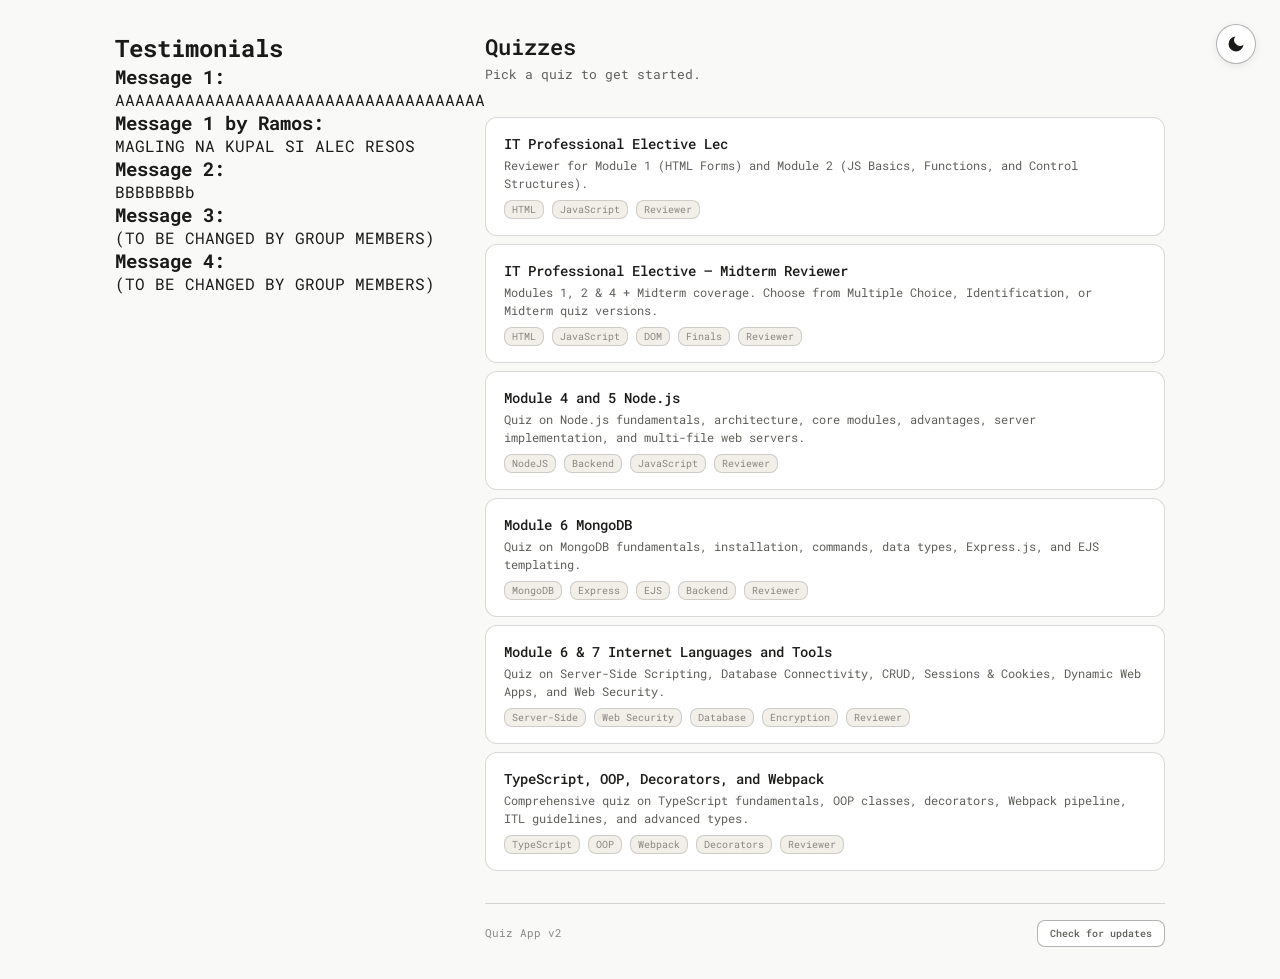
<file: index.html>
<!DOCTYPE html>
<html lang="en">

<head>
    <meta charset="UTF-8">
    <meta name="viewport" content="width=device-width, initial-scale=1.0">
    <title>Quizzes</title>
    <meta name="description" content="Browse and take quizzes on various topics.">
    <link rel="stylesheet" href="global.css">
    <script src="theme.js"></script>
</head>

<body>
    <div class="testimonials" id="testimonial">
        <h2><i class="fa-solid fa-envelope"></i>Testimonials</h2>

        <div class="testimonial-grid">
            <div class="testimonal-card">
                <h3>Message 1: </h3>
                <p>AAAAAAAAAAAAAAAAAAAAAAAAAAAAAAAAAAAAA</p>
              
                <h3>Message 1 by Ramos: </h3>
                <p>MAGLING NA KUPAL SI ALEC RESOS</p>
            </div>

            <div class="testimonal-card">
                <h3>Message 2: </h3>
                <p>BBBBBBBb</p>
            </div>

            <div class="testimonal-card">
                <h3>Message 3: </h3>
                <p>(TO BE CHANGED BY GROUP MEMBERS)</p>
            </div>

            <div class="testimonal-card">
                <h3>Message 4: </h3>
                <p>(TO BE CHANGED BY GROUP MEMBERS)</p>
            </div>
        </div>
    </div>
























    <div class="root">
        <div id="app">
            <div class="idx-loading">Loading quizzes…</div>
        </div>
        <footer class="idx-footer">
            <span>Quiz App v2</span>
            <button id="update-btn" class="footer-update-btn">Check for updates</button>
        </footer>
    </div>
    <script>
        const app = document.getElementById('app');

        function escapeHtml(s) {
            if (typeof s !== 'string') return String(s ?? '');
            return s.replace(/&/g, '&amp;').replace(/</g, '&lt;')
                    .replace(/>/g, '&gt;').replace(/"/g, '&quot;');
        }

        async function init() {
            try {
                const res = await fetch('quizzes/index.json', { cache: 'no-store' });
                if (!res.ok) throw new Error(`HTTP ${res.status}`);
                const data = await res.json();
                renderIndex(data.quizzes || []);
            } catch (err) {
                app.innerHTML = `
                    <div class="idx-header">
                        <div class="idx-title">Quizzes</div>
                        <div class="idx-sub">Browse and take quizzes.</div>
                    </div>
                    <div class="idx-error">
                        Failed to load quiz index. Browsers might block local file access (file://) for security.<br>
                    </div>`;
            }
        }

        function renderIndex(quizzes) {
            if (quizzes.length === 0) {
                app.innerHTML = `
                    <div class="idx-header">
                        <div class="idx-title">Quizzes</div>
                        <div class="idx-sub">Browse and take quizzes.</div>
                    </div>
                    <div class="idx-empty">No quizzes found. Add one to <code>quizzes/</code> and update <code>quizzes/index.json</code>.</div>`;
                return;
            }

            const cards = quizzes.map(q => {
                const tags = (q.tags || []).map(t => `<span class="idx-tag">${escapeHtml(t)}</span>`).join('');
                return `<a class="idx-card" href="quiz.html#quiz=${encodeURIComponent(q.id)}">
                    <div class="idx-card-title">${escapeHtml(q.title)}</div>
                    <div class="idx-card-desc">${escapeHtml(q.description || '')}</div>
                    ${tags ? `<div class="idx-card-meta">${tags}</div>` : ''}
                </a>`;
            }).join('');

            app.innerHTML = `
                <div class="idx-header">
                    <div class="idx-title">Quizzes</div>
                    <div class="idx-sub">Pick a quiz to get started.</div>
                </div>
                <div class="idx-grid">${cards}</div>`;
        }

        init();

        // Service Worker registration & updates
        if ('serviceWorker' in navigator) {
            navigator.serviceWorker.register('./sw.js').then(reg => {
                const btn = document.getElementById('update-btn');
                if (!btn) return;

                function showUpdateBtn() {
                    btn.classList.add('update-available');
                    btn.textContent = 'Update available! Click to reload';
                    btn.disabled = false;
                }

                // If there's already a waiting worker, show the update button immediately
                if (reg.waiting) {
                    showUpdateBtn();
                }

                // Monitor for updates
                reg.addEventListener('updatefound', () => {
                    const newWorker = reg.installing;
                    newWorker.addEventListener('statechange', () => {
                        if (newWorker.state === 'installed') {
                            if (navigator.serviceWorker.controller) {
                                showUpdateBtn();
                            }
                        }
                    });
                });

                btn.addEventListener('click', () => {
                    if (btn.classList.contains('update-available')) {
                        window.location.reload();
                        return;
                    }

                    btn.disabled = true;
                    btn.textContent = 'Checking...';
                    
                    let updateFound = false;
                    const checkTimeout = setTimeout(() => {
                        if (!updateFound) {
                            btn.textContent = 'Up to date!';
                            setTimeout(() => {
                                btn.disabled = false;
                                btn.textContent = 'Check for updates';
                            }, 2000);
                        }
                    }, 1500);

                    reg.update().catch(() => {
                        btn.disabled = false;
                        btn.textContent = 'Error checking updates';
                    });
                });
            }).catch(() => {});
        }
    </script>
</body>

</html>
</file>
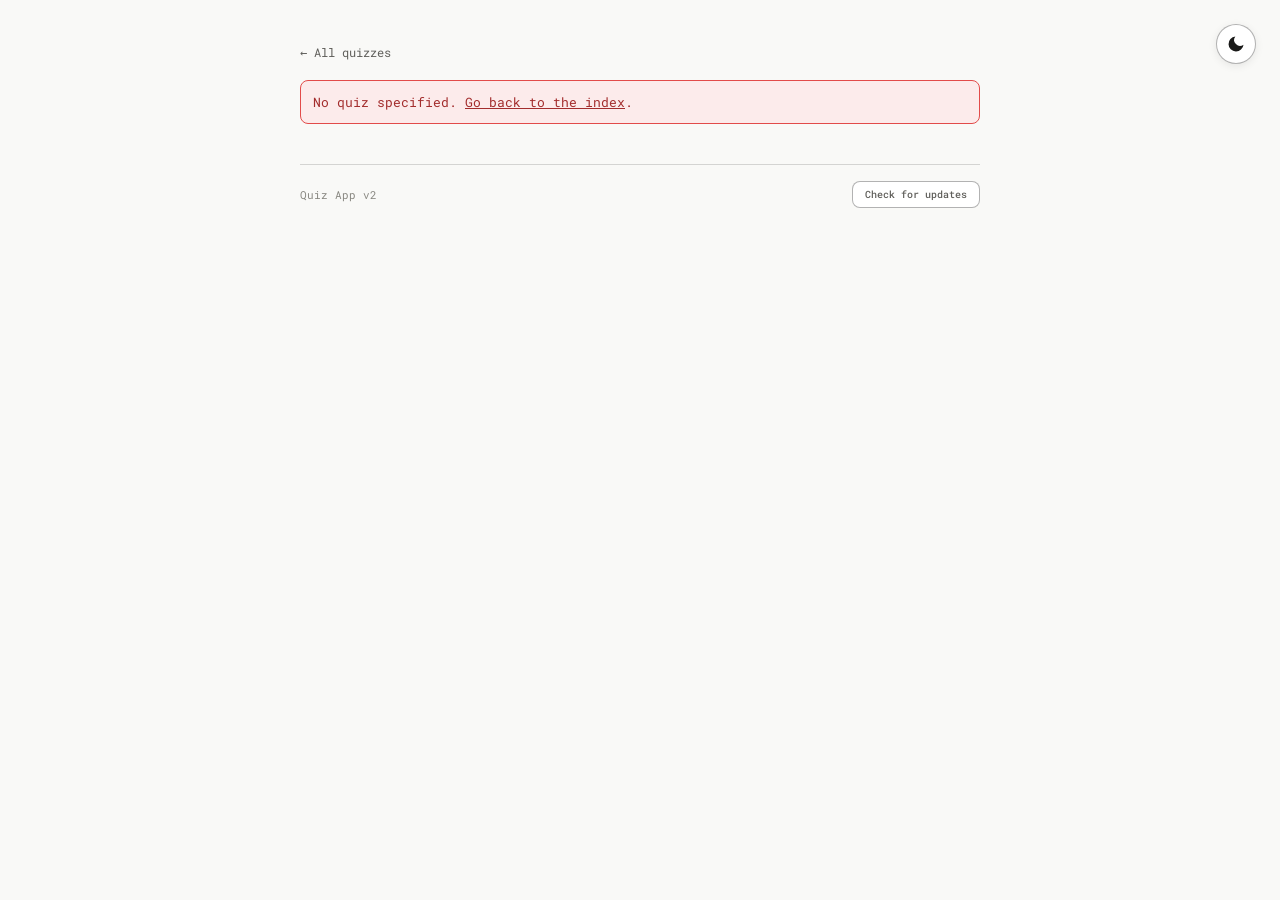
<file: quiz.html>
<!DOCTYPE html>
<html lang="en">

<head>
    <meta charset="UTF-8">
    <meta name="viewport" content="width=device-width, initial-scale=1.0">
    <title>Quiz</title>
    <meta name="description" content="Take a quiz and test your knowledge.">
    <link rel="stylesheet" href="global.css">
    <script src="theme.js"></script>
</head>

<body>
    <div class="root">
        <div class="qz" id="app">
            <div class="idx-loading">Loading quiz…</div>
        </div>
        <footer class="idx-footer" id="quiz-footer">
            <span>Quiz App v2</span>
            <button id="update-btn" class="footer-update-btn">Check for updates</button>
        </footer>
    </div>
    <script>
        // =============================================================================
        // QUIZ ENGINE — loads questions from quizzes/<id>/quiz.json via ?quiz=<id>
        // =============================================================================

        const TYPE_META = {
            "mc": { label: "Multiple Choice", desc: "Select the correct answer" },
            "tf": { label: "True / False", desc: "Decide if the statement is correct" },
            "id": { label: "Fill in the Blank", desc: "Type the missing word(s)" },
            "enum": { label: "Enumeration", desc: "List all correct answers" },
            "match": { label: "Matching", desc: "Pair corresponding items" }
        };

        // Escape helpers
        function escapeHtml(s) {
            if (typeof s !== 'string') return String(s ?? '');
            return s.replace(/&/g, '&amp;').replace(/</g, '&lt;')
                    .replace(/>/g, '&gt;').replace(/"/g, '&quot;');
        }
        const escapeAttr = escapeHtml;

        // Normalization (shared across answer checking and display)
        const norm = s => s.trim().toLowerCase().replace(/[^a-z0-9\-\/\s]/g, '').replace(/\s+/g, ' ');
        const normVal = val => norm(val || '');

        // Answer validation
        function hasValidAnswer(q) {
            if (q.a == null) return false;
            if (q.type === 'enum') return Array.isArray(q.a) && q.a.length > 0 && q.a.some(v => v);
            if (q.type === 'match') return typeof q.a === 'object' && Object.keys(q.a).length > 0;
            if (q.type === 'tf') return q.a === 'True' || q.a === 'False';
            if (q.type === 'mc') return typeof q.a === 'string' && q.a.length > 0;
            return typeof q.a === 'string' && q.a.trim().length > 0;
        }

        let QS = [];
        let QS_ALL = [];
        let QUIZ_VERSIONS = [];
        let QUIZ_TITLE = "Quiz";
        let QUIZ_SUBTITLE = "Select question types to include, then start.";
        let QUIZ_ID = '';
        let QUIZ_MODULE_LABELS = {};

        let state = {
            screen: 'loading',
            selectedVersion: null,
            selTypes: new Set(),
            selModules: new Set(),
            shuffle: true,
            infiniteMode: false,
            lmsMode: false,
            quiz: [],
            originalPool: [],
            originalTotal: 0,
            idx: 0,
            answered: false,
            skipped: false,
            userAnswer: '',
            results: [],
            showReview: false,
            justSubmitted: false,
            // LMS mode state
            lmsAnswers: {},
            lmsReviewOpen: false,
            lmsMatchingStates: {},
            lmsNavOpen: false,
        };

        // =============================================================================
        // HELPERS
        // =============================================================================

        function shuffleArr(arr) {
            let a = [...arr];
            for (let i = a.length - 1; i > 0; i--) {
                let j = Math.floor(Math.random() * (i + 1));
                [a[i], a[j]] = [a[j], a[i]];
            }
            return a;
        }

        function getFilteredQS() {
            if (QUIZ_VERSIONS.length > 0 && state.selectedVersion) {
                return QS_ALL.filter(q => q.section === state.selectedVersion);
            }
            return QS_ALL;
        }

        function getAvailableTypes() {
            return [...new Set(QS.map(q => q.type))].filter(t => TYPE_META[t]);
        }

        function typeCount(t) { return QS.filter(q => q.type === t).length; }

        function typeBadge(type) {
            return TYPE_META[type] ? TYPE_META[type].label : type;
        }

        function checkAnswer(q, ua) {
            if (q.type === 'enum') {
                if (!Array.isArray(ua) || ua.length !== q.a.length) return false;
                const results = gradeEnumInputs(q, ua);
                return results.every(r => r === true);
            } else if (q.type === 'match') {
                if (!ua || typeof ua !== 'object') return false;
                const keys = Object.keys(q.a);
                if (keys.length === 0) return false;
                for (const key of keys) {
                    if (ua[key] !== q.a[key]) return false;
                }
                return true;
            } else {
                const u = norm(ua || '');
                if (norm(q.a) === u) return true;
                if (q.alt && q.alt.some(x => norm(x) === u)) return true;
                return false;
            }
        }

        function gradeEnumInputs(q, ua) {
            const results = Array(ua.length).fill(false);
            
            if (q.ordered) {
                for (let i = 0; i < ua.length; i++) {
                    const uVal = normVal(ua[i]);
                    const correctVal = normVal(q.a[i]);
                    const matchPrimary = uVal === correctVal;
                    let matchAlt = false;
                    if (q.alt && Array.isArray(q.alt[i])) {
                        matchAlt = q.alt[i].some(altOption => normVal(altOption) === uVal);
                    }
                    results[i] = matchPrimary || matchAlt;
                }
            } else {
                const matchedSlots = new Set();
                for (let i = 0; i < ua.length; i++) {
                    const uVal = normVal(ua[i]);
                    if (!uVal) continue;
                    
                    let foundMatch = false;
                    for (let j = 0; j < q.a.length; j++) {
                        if (matchedSlots.has(j)) continue;
                        
                        const correctVal = normVal(q.a[j]);
                        const matchPrimary = uVal === correctVal;
                        let matchAlt = false;
                        if (q.alt && Array.isArray(q.alt[j])) {
                            matchAlt = q.alt[j].some(altOption => normVal(altOption) === uVal);
                        }
                        if (matchPrimary || matchAlt) {
                            matchedSlots.add(j);
                            results[i] = true;
                            break;
                        }
                    }
                }
            }
            return results;
        }

        // =============================================================================
        // DATA LOADING
        // =============================================================================

        async function init() {
            const loadingTimeout = setTimeout(() => {
                const el = document.querySelector('.idx-loading');
                if (el) el.innerHTML = 'Taking too long…<br><button class="retry-load-btn" onclick="location.reload()">Retry</button>';
            }, 10000);

            const params = new URLSearchParams(window.location.search);
            QUIZ_ID = params.get('quiz');

            if (!QUIZ_ID && window.location.hash) {
                const hash = window.location.hash.substring(1);
                const hashParams = new URLSearchParams(hash);
                QUIZ_ID = hashParams.get('quiz') || hash;
            }

            if (!QUIZ_ID) {
                clearTimeout(loadingTimeout);
                showError('No quiz specified. <a href="index.html" style="color:inherit;text-decoration:underline">Go back to the index</a>.');
                return;
            }

            try {
                const res = await fetch(`quizzes/${QUIZ_ID}/quiz.json`, { cache: 'no-store' });
                clearTimeout(loadingTimeout);
                if (!res.ok) throw new Error(`HTTP ${res.status}`);
                const data = await res.json();

                if (!data.questions || !data.questions.length) {
                    showError('This quiz has no questions.');
                    return;
                }

                QS_ALL = data.questions;
                QUIZ_VERSIONS = data.versions || [];
                QUIZ_TITLE = data.title || QUIZ_ID;
                QUIZ_SUBTITLE = data.subtitle || "Select question types to include, then start.";
                QUIZ_MODULE_LABELS = data.moduleLabels || data.modules || {};
                document.title = QUIZ_TITLE + " — Quiz";

                if (QUIZ_VERSIONS.length > 0) {
                    state.selectedVersion = QUIZ_VERSIONS[0].key;
                }
                QS = getFilteredQS();
                state.selTypes = new Set(getAvailableTypes());
                const allMods = QS.map(q => q.module).filter(m => m !== undefined);
                state.selModules = new Set(allMods);
                state.screen = 'setup';
                render();
            } catch (err) {
                clearTimeout(loadingTimeout);
                showError(`Failed to load quiz "<strong>${escapeHtml(QUIZ_ID)}</strong>". Make sure the file <code>quizzes/${escapeHtml(QUIZ_ID)}/quiz.json</code> exists and is valid JSON.<br>
                    <a href="index.html" style="color:inherit;text-decoration:underline;margin-top:8px;display:inline-block">← Back to index</a>`);
            }
        }

        function showError(msg) {
            document.getElementById('app').innerHTML = `
                <a class="quiz-back" href="index.html">← All quizzes</a>
                <div class="idx-error">${msg}</div>`;
        }

        // =============================================================================
        // QUIZ ENGINE
        // =============================================================================

        function startQuiz() {
            let pool = QS.filter(q => state.selTypes.has(q.type) && (!q.module || state.selModules.has(q.module)));
            if (state.shuffle) pool = shuffleArr(pool);
            state.originalPool = pool.map(q => ({ ...q }));
            state.originalTotal = pool.length;
            state.shuffleAtStart = state.shuffle;
            state.quiz = pool; state.idx = 0; state.answered = false; state.skipped = false;
            state.userAnswer = ''; state.results = []; state.showReview = false; state.justSubmitted = false;
            // LMS mode init
            state.lmsAnswers = {};
            state.lmsReviewOpen = false;
            state.lmsMatchingStates = {};
            state.lmsNavOpen = false;
            state.screen = 'quiz'; render();
        }

        function doSkip() {
            state.skipped = true;
            state.results.push({ q: state.quiz[state.idx], ua: '', correct: false, skipped: true });
            if (state.infiniteMode) requeueWrong();
            render();
        }

        function doNext() {
            state.justSubmitted = false;
            if (state.idx < state.quiz.length - 1) {
                state.idx++; state.answered = false; state.skipped = false;
                state.userAnswer = ''; render();
            } else {
                state.screen = 'results'; render();
            }
        }

        function requeueWrong() {
            const q = state.quiz[state.idx];
            const remaining = state.quiz.length - state.idx - 1;
            if (remaining > 0) {
                const insertAt = state.idx + 1 + Math.floor(Math.random() * remaining);
                state.quiz.splice(insertAt, 0, { ...q });
            } else {
                state.quiz.push({ ...q });
            }
        }

        // =============================================================================
        // RENDER
        // =============================================================================

        function render() {
            const app = document.getElementById('app');
            const scrollY = document.scrollingElement ? document.scrollingElement.scrollTop : 0;
            const focusId = document.activeElement ? document.activeElement.id : null;
            if (state.screen === 'setup') { app.innerHTML = renderSetup(); bindSetup(); }
            else if (state.screen === 'quiz') {
                if (state.lmsMode) {
                    if (state.lmsReviewOpen) { app.innerHTML = renderLmsReview(); bindLmsReview(); }
                    else { app.innerHTML = renderLmsQuiz(); bindLmsQuiz(); }
                } else {
                    app.innerHTML = renderQuiz(); bindQuiz();
                }
            }
            else if (state.screen === 'results') { app.innerHTML = renderResults(); bindResults(); }
            if (document.scrollingElement) document.scrollingElement.scrollTop = scrollY;
            if (focusId) { const el = document.getElementById(focusId); if (el && el.focus) el.focus(); }

            // Disable/hide theme toggle button during quiz to prevent collision and distraction
            const themeToggleBtn = document.getElementById('theme-toggle-btn');
            if (themeToggleBtn) {
                themeToggleBtn.style.display = (state.screen === 'quiz') ? 'none' : '';
            }

            // Hide footer during quiz
            const footer = document.getElementById('quiz-footer');
            if (footer) {
                footer.style.display = (state.screen === 'quiz') ? 'none' : '';
            }
        }

        // ── Setup ──

        function renderSetup() {
            const types = getAvailableTypes();
            const hasModules = QS.some(q => q.module !== undefined);
            
            // Calculate totalQ based on both selected types and modules
            const totalQ = QS.filter(q => state.selTypes.has(q.type) && (!q.module || state.selModules.has(q.module))).length;
            
            const tiles = types.map(t => {
                const meta = TYPE_META[t];
                const sel = state.selTypes.has(t);
                // Count filtered by selected modules
                const count = QS.filter(q => q.type === t && (!q.module || state.selModules.has(q.module))).length;
                return `<div class="mod-tile${sel ? ' sel' : ''}" data-type="${t}">
      <div class="mod-tile-name">${meta.label}</div>
      <div class="mod-tile-meta">${meta.desc} · ${count}q</div>
    </div>`;
            }).join('');

            let versionBlock = '';
            if (QUIZ_VERSIONS.length > 0) {
                const vTiles = QUIZ_VERSIONS.map(v => {
                    const sel = state.selectedVersion === v.key;
                    const vCount = QS_ALL.filter(q => q.section === v.key).length;
                    return `<div class="version-tile${sel ? ' sel' : ''}" data-version="${escapeAttr(v.key)}">
                        <div class="version-radio">${sel ? '<span class="version-dot-fill"></span>' : ''}</div>
                        <div class="version-info">
                            <div class="version-label">${escapeHtml(v.label)}</div>
                            <div class="version-count">${vCount} questions</div>
                        </div>
                    </div>`;
                }).join('');
                versionBlock = `<div class="section-label">Version</div>
                    <div class="version-grid">${vTiles}</div>`;
            }

            let moduleBlock = '';
            if (hasModules) {
                const availableModules = [...new Set(QS.map(q => q.module).filter(m => m !== undefined))].sort((a,b)=>a-b);
                const defaultMLabels = {
                    1: "Module 1: HTML Forms",
                    2: "Module 2: JavaScript Basics & Logic",
                    4: "Module 4: Document Object Model (DOM)"
                };
                const mItems = availableModules.map(m => {
                    const checked = state.selModules.has(m);
                    const label = (QUIZ_MODULE_LABELS && QUIZ_MODULE_LABELS[m]) || defaultMLabels[m] || `Module ${m}`;
                    const mCount = QS.filter(q => q.module === m && state.selTypes.has(q.type)).length;
                    return `<div class="mod-tile${checked ? ' sel' : ''}" data-module="${m}">
                        <div class="mod-tile-name">${escapeHtml(label)}</div>
                        <div class="mod-tile-meta">${mCount}q</div>
                    </div>`;
                }).join('');
                
                moduleBlock = `<div class="section-label">Modules</div>
                    <div class="mod-grid">${mItems}</div>`;
            }

            return `<a class="quiz-back" href="index.html">← All quizzes</a>
  <div class="setup-title">${escapeHtml(QUIZ_TITLE)}</div>
  <div class="setup-sub">${escapeHtml(QUIZ_SUBTITLE)}</div>
  ${versionBlock}
  ${moduleBlock}
  <div class="section-label">Question Types</div>
  <div class="mod-grid">${tiles}</div>
  <div class="sel-row" style="${hasModules ? 'display:none' : ''}">
    <button class="sel-link" id="sel-all">Select all</button>
    <button class="sel-link" id="sel-none">Deselect all</button>
  </div>
  <div class="shuffle-row">
    <input type="checkbox" id="shuffle-chk" ${state.shuffle ? 'checked' : ''}>
    <label for="shuffle-chk" class="shuffle-label">Shuffle questions</label>
    <input type="checkbox" id="infinite-chk" style="margin-left:12px" ${state.infiniteMode ? 'checked' : ''} ${state.lmsMode ? 'disabled' : ''}>
    <label for="infinite-chk" class="shuffle-label" style="${state.lmsMode ? 'opacity:0.4' : ''}">Infinite mode</label>
    <input type="checkbox" id="lms-chk" style="margin-left:12px" ${state.lmsMode ? 'checked' : ''} ${state.infiniteMode ? 'disabled' : ''}>
    <label for="lms-chk" class="shuffle-label" style="${state.infiniteMode ? 'opacity:0.4' : ''}">Test mode</label>
  </div>
  <button class="start-btn" id="start-btn" ${totalQ === 0 ? 'disabled' : ''}>Start${totalQ > 0 ? ' (' + totalQ + ' questions)' : ''}</button>`;
        }

        function bindSetup() {
            document.querySelectorAll('.version-tile').forEach(el => {
                el.addEventListener('click', () => {
                    state.selectedVersion = el.dataset.version;
                    QS = getFilteredQS();
                    state.selTypes = new Set(getAvailableTypes());
                    render();
                });
            });
            document.querySelectorAll('.mod-tile[data-type]').forEach(el => {
                el.addEventListener('click', () => {
                    const t = el.dataset.type;
                    if (state.selTypes.has(t)) state.selTypes.delete(t); else state.selTypes.add(t);
                    render();
                });
            });
            document.querySelectorAll('.mod-tile[data-module]').forEach(el => {
                el.addEventListener('click', () => {
                    const m = parseInt(el.dataset.module);
                    if (state.selModules.has(m)) state.selModules.delete(m); else state.selModules.add(m);
                    render();
                });
            });
            const selAll = document.getElementById('sel-all');
            if (selAll) selAll.addEventListener('click', () => { state.selTypes = new Set(getAvailableTypes()); render(); });
            const selNone = document.getElementById('sel-none');
            if (selNone) selNone.addEventListener('click', () => { state.selTypes = new Set(); render(); });
            document.getElementById('shuffle-chk').addEventListener('change', e => { state.shuffle = e.target.checked; });
            document.getElementById('infinite-chk').addEventListener('change', e => { state.infiniteMode = e.target.checked; if (e.target.checked) { state.lmsMode = false; } render(); });
            document.getElementById('lms-chk').addEventListener('change', e => { state.lmsMode = e.target.checked; if (e.target.checked) { state.infiniteMode = false; } render(); });
            const sb = document.getElementById('start-btn');
            if (sb) sb.addEventListener('click', () => startQuiz());
        }

        // ── Quiz ──

        function renderQuiz() {
            const q = state.quiz[state.idx];
            const total = state.infiniteMode ? state.quiz.length : state.originalTotal;
            const answered = state.answered; const skipped = state.skipped;
            const done = answered || skipped;
            const pct = state.infiniteMode
                ? (state.quiz.length > 1 ? Math.round((state.idx / state.quiz.length) * 100) : 0)
                : Math.round((state.results.length / total) * 100);
            const score = state.results.filter(r => r.correct).length;

            // No-answer path: show warning and skip
            if (!hasValidAnswer(q)) {
                const noAnswerPct = state.infiniteMode
                    ? (state.quiz.length > 1 ? Math.round((state.idx / state.quiz.length) * 100) : 0)
                    : Math.round((state.results.length / (state.infiniteMode ? state.quiz.length : state.originalTotal)) * 100);
                return `<div class="prog-bar-track"><div class="prog-bar-fill" style="transform:scaleX(${noAnswerPct / 100})"></div></div>
  <div class="q-header">
    <span class="q-badge">${typeBadge(q.type)}</span>
    <span class="q-score">Score: ${score}/${state.results.filter(r => !r.noAnswer).length}${state.infiniteMode ? ' · <span class="q-remaining-badge">' + (state.quiz.length - state.idx - 1) + ' remaining</span>' : ''}</span>
  </div>
  <div class="q-card">
    <div class="q-num">Question ${state.idx + 1}${state.infiniteMode ? '' : ' of ' + total}</div>
    <div class="q-text">${escapeHtml(q.t)}</div>
    <div class="q-no-answer-warning">⚠ This question has no verified answer and cannot be scored.</div>
  </div>
  <div class="next-row"><button class="next-btn" id="next-btn">Next →</button></div>`;
            }

            let answerBlock = '';

            if (q.type === 'tf') {
                const ua = state.userAnswer; const correct = q.a;
                let tC = '', fC = '';
                if (answered) {
                    if (ua === 'True') tC = ua === correct ? 'got-it' : 'got-wrong';
                    if (ua === 'False') fC = ua === correct ? 'got-it' : 'got-wrong';
                    if (ua !== correct) { if (correct === 'True') tC = 'reveal-right'; else fC = 'reveal-right'; }
                } else if (skipped) {
                    if (correct === 'True') tC = 'reveal-right'; else fC = 'reveal-right';
                }
                answerBlock = `<div class="tf-row">
      <button class="tf-btn ${tC}" id="tf-true" aria-label="True" ${done ? 'disabled' : ''}>True</button>
      <button class="tf-btn ${fC}" id="tf-false" aria-label="False" ${done ? 'disabled' : ''}>False</button>
    </div>
    ${!done ? `
    <div style="margin-top: 12px; display: flex; justify-content: flex-start;">
      <button class="id-skip" id="tf-skip" aria-label="Skip question" style="padding: 10px 16px;">Skip</button>
    </div>` : ''}`;
            } else if (q.type === 'mc') {
                const ua = state.userAnswer; const correct = q.a;
                answerBlock = `<div class="mc-list">` + q.choices.map((c, i) => {
                    let cls = '';
                    if (answered) {
                        if (c === ua) cls = c === correct ? 'got-it' : 'got-wrong';
                        else if (c === correct) cls = 'reveal-right';
                    } else if (skipped) {
                        if (c === correct) cls = 'reveal-right';
                    }
                    return `<button class="mc-btn ${cls}" data-choice="${escapeAttr(c)}" ${done ? 'disabled' : ''}>${escapeHtml(c)}</button>`;
                }).join('') + `</div>
                ${!done ? `
                <div style="margin-top: 12px; display: flex; justify-content: flex-start;">
                    <button class="id-skip" id="mc-skip" aria-label="Skip question" style="padding: 10px 16px;">Skip</button>
                </div>` : ''}`;
            } else if (q.type === 'enum') {
                const orderText = q.ordered ? "Strict Order Required" : "Any Order Accepted";
                const orderClass = q.ordered ? "ordered" : "unordered";
                
                if (!done) {
                    answerBlock = `
                    <div class="enum-info-bar ${orderClass}">${orderText}</div>
                    <div class="enum-list">
                        ${q.a.map((_, i) => `
                            <div class="enum-row">
                                <span class="enum-num">${i + 1}</span>
                                <input class="enum-input" id="enum-inp-${i}" type="text" placeholder="Type answer ${i + 1}..." value="">
                            </div>
                        `).join('')}
                    </div>
                    <div class="enum-btns">
                        <button class="enum-sub" id="enum-sub">Submit</button>
                        <button class="enum-skip" id="enum-skip" aria-label="Skip question">Skip</button>
                    </div>`;
                } else {
                    const ua = state.userAnswer || [];
                    const graded = answered ? gradeEnumInputs(q, ua) : Array(q.a.length).fill(false);
                    
                    const matchedSlots = new Set();
                    if (!q.ordered && (answered || skipped)) {
                        for (let i = 0; i < ua.length; i++) {
                            const uVal = normVal(ua[i]);
                            if (!uVal) continue;
                            for (let j = 0; j < q.a.length; j++) {
                                if (matchedSlots.has(j)) continue;
                                const correctVal = normVal(q.a[j]);
                                const matchPrimary = uVal === correctVal;
                                let matchAlt = false;
                                if (q.alt && Array.isArray(q.alt[j])) {
                                    matchAlt = q.alt[j].some(altOption => normVal(altOption) === uVal);
                                }
                                if (matchPrimary || matchAlt) {
                                    matchedSlots.add(j);
                                    break;
                                }
                            }
                        }
                    }
                    
                    const missingAnswers = q.a.filter((_, idx) => !matchedSlots.has(idx));
                    
                    answerBlock = `
                    <div class="enum-info-bar ${orderClass}">${orderText}</div>
                    <div class="enum-list">
                        ${q.a.map((_, i) => {
                            const val = ua[i] || '';
                            const isCorrect = graded[i];
                            let cls = '';
                            let badge = '';
                            if (answered) {
                                cls = isCorrect ? 'got-it' : 'got-wrong';
                                badge = isCorrect ? '✓' : '✗';
                            } else {
                                cls = 'skipped-input';
                                badge = '✗';
                            }
                            
                            let correction = '';
                            if (q.ordered && !isCorrect) {
                                correction = `<div class="enum-correction">Expected: <strong>${escapeHtml(q.a[i])}</strong></div>`;
                            }
                            
                            return `
                            <div class="enum-row-display ${cls}">
                                <div class="enum-row-header">
                                    <span class="enum-num-badge">${i + 1}</span>
                                    <span class="enum-user-val">${val ? escapeHtml(val) : '<em>[No answer]</em>'}</span>
                                    <span class="enum-status-badge">${badge}</span>
                                </div>
                                ${correction}
                            </div>`;
                        }).join('')}
                    </div>`;
                    
                    if (!q.ordered && missingAnswers.length > 0) {
                        answerBlock += `
                        <div class="enum-missing-card">
                            <div class="enum-missing-title">Expected / missing answers:</div>
                            <div class="enum-missing-list">
                                ${missingAnswers.map(ans => `<span class="enum-missing-item">${escapeHtml(ans)}</span>`).join('')}
                            </div>
                        </div>`;
                    }
                }
            } else if (q.type === 'match') {
                if (!state.matchingState || state.matchingState.qIndex !== state.idx) {
                    const left = Object.keys(q.a);
                    const right = shuffleArr(Object.values(q.a));
                    state.matchingState = {
                        qIndex: state.idx,
                        left,
                        right,
                        pairs: {},
                        activeLeft: left[0]
                    };
                }
                
                const ms = state.matchingState;
                
                if (!done) {
                    const leftCol = ms.left.map(lk => {
                        const matchedVal = ms.pairs[lk];
                        const isActive = ms.activeLeft === lk;
                        let cls = 'match-left-item';
                        if (isActive) cls += ' active';
                        if (matchedVal) cls += ' matched';
                        
                        return `
                        <div class="${cls}" data-key="${escapeAttr(lk)}">
                            <div class="match-left-prompt">${escapeHtml(lk)}</div>
                            <div class="match-left-slot">
                                ${matchedVal 
                                    ? `<span class="match-docked-val">${escapeHtml(matchedVal)} <button class="match-clear-btn" data-key="${escapeAttr(lk)}" aria-label="Clear pairing">×</button></span>`
                                    : `<span class="match-slot-placeholder">Select option...</span>`}
                            </div>
                        </div>`;
                    }).join('');
                    
                    const rightCol = ms.right.map(rv => {
                        const isUsed = Object.values(ms.pairs).includes(rv);
                        let cls = 'match-right-item';
                        if (isUsed) cls += ' used';
                        
                        return `<button class="${cls}" data-val="${escapeAttr(rv)}" ${isUsed ? 'disabled' : ''}>${escapeHtml(rv)}</button>`;
                    }).join('');
                    
                    answerBlock = `
                    <div class="match-instructions">Tap a left prompt to select, then tap a right option to pair them.</div>
                    <div class="match-board">
                        <div class="match-col-left">
                            <div class="match-col-title">Prompts</div>
                            ${leftCol}
                        </div>
                        <div class="match-col-right">
                            <div class="match-col-title">Options</div>
                            ${rightCol}
                        </div>
                    </div>
                    <div class="match-btns">
                        <button class="match-sub" id="match-sub" ${Object.keys(ms.pairs).length === ms.left.length ? '' : 'disabled'}>Submit</button>
                        <button class="match-skip" id="match-skip" aria-label="Skip question">Skip</button>
                    </div>`;
                } else {
                    const ua = state.userAnswer || {};
                    const leftKeys = Object.keys(q.a);
                    
                    const matchesDisplay = leftKeys.map((lk, i) => {
                        const userVal = ua[lk] || '';
                        const correctVal = q.a[lk];
                        const isCorrect = userVal === correctVal;
                        
                        let cls = '';
                        let badge = '';
                        if (answered) {
                            cls = isCorrect ? 'got-it' : 'got-wrong';
                            badge = isCorrect ? '✓' : '✗';
                        } else {
                            cls = 'skipped-input';
                            badge = '✗';
                        }
                        
                        let correction = '';
                        if (!isCorrect) {
                            correction = `<div class="match-correct-reveal">Expected: <strong>${escapeHtml(correctVal)}</strong></div>`;
                        }
                        
                        return `
                        <div class="match-result-row ${cls}">
                            <div class="match-res-header">
                                <span class="match-res-prompt"><strong>${escapeHtml(lk)}</strong></span>
                                <span class="match-res-arrow">➔</span>
                                <span class="match-res-val">${userVal ? escapeHtml(userVal) : '<em>[Unmatched]</em>'}</span>
                                <span class="match-res-badge">${badge}</span>
                            </div>
                            ${correction}
                        </div>`;
                    }).join('');
                    
                    answerBlock = `
                    <div class="match-results-list">
                        ${matchesDisplay}
                    </div>`;
                }
            } else {
                answerBlock = `<div class="id-row">
      <input class="id-input" id="id-inp" type="text" placeholder="Type your answer..." ${done ? 'disabled' : ''} value="${escapeAttr(state.userAnswer || '')}">
      <div class="id-btns">
        <button class="id-sub" id="id-sub" ${done ? 'disabled' : ''}>Submit</button>
        ${!done ? `<button class="id-skip" id="id-skip" aria-label="Skip question">Skip</button>` : ''}
      </div>
    </div>`;
            }

            let feedback = '';
            if (skipped) {
                if (q.type === 'enum') {
                    feedback = `<div class="feedback skipped">Skipped. See correct answers above.</div>`;
                } else if (q.type === 'match') {
                    feedback = `<div class="feedback skipped">Skipped. See correct pairings above.</div>`;
                } else {
                    feedback = `<div class="feedback skipped">Skipped. Correct answer: <strong>${escapeHtml(q.a)}</strong></div>`;
                }
            } else if (answered) {
                const correct = checkAnswer(q, state.userAnswer);
                if (q.type === 'enum') {
                    feedback = correct
                        ? `<div class="feedback ok">Correct!</div>`
                        : `<div class="feedback no">Incorrect. See corrections above.${state.infiniteMode ? ' · This question will come back!' : ''}</div>`;
                } else if (q.type === 'match') {
                    feedback = correct
                        ? `<div class="feedback ok">Correct!</div>`
                        : `<div class="feedback no">Incorrect. See correct pairings above.${state.infiniteMode ? ' · This question will come back!' : ''}</div>`;
                } else {
                    feedback = correct
                        ? `<div class="feedback ok">Correct!</div>`
                        : `<div class="feedback no">Incorrect. Correct answer: <strong>${escapeHtml(q.a)}</strong>${state.infiniteMode ? ' · This question will come back!' : ''}</div>`;
                }
            }

            const isLast = state.idx >= state.quiz.length - 1 && done;
            const nextLabel = isLast ? 'See results' : 'Next';

            return `<div class="prog-bar-track"><div class="prog-bar-fill" style="transform:scaleX(${pct / 100})"></div></div>
  <div class="q-header">
    <span class="q-badge">${typeBadge(q.type)}</span>
    <span class="q-score">Score: ${score}/${state.results.filter(r => !r.noAnswer).length}${state.infiniteMode ? ' · <span class="q-remaining-badge">' + (state.quiz.length - state.idx - 1) + ' remaining</span>' : ''}</span>
  </div>
  <div class="q-card">
    <div class="q-num">Question ${state.idx + 1}${state.infiniteMode ? '' : ' of ' + total}</div>
    <div class="q-text">${escapeHtml(q.t)}</div>
    ${answerBlock}
    ${feedback}
  </div>
  ${done ? `<div class="next-row"><button class="next-btn" id="next-btn">${nextLabel} →</button></div>` : ''}`;
        }

        function bindQuiz() {
            const q = state.quiz[state.idx];
            const done = state.answered || state.skipped;

            // No-answer questions: only wire the Next button
            if (!hasValidAnswer(q)) {
                const nb = document.getElementById('next-btn');
                if (nb) nb.addEventListener('click', () => {
                    state.results.push({ q, ua: '', correct: false, skipped: false, noAnswer: true });
                    doNext();
                });
                return;
            }

            if (q.type === 'tf' && !done) {
                ['tf-true', 'tf-false'].forEach(id => {
                    const el = document.getElementById(id);
                    if (el) el.addEventListener('click', () => {
                        const val = id === 'tf-true' ? 'True' : 'False';
                        const correct = val === q.a;
                        state.userAnswer = val; state.answered = true;
                        state.results.push({ q, ua: val, correct, skipped: false });
                        if (state.infiniteMode && !correct) requeueWrong();
                        render();
                    });
                });
                
                const skp = document.getElementById('tf-skip');
                if (skp) skp.addEventListener('click', () => doSkip());
            }

            if (q.type === 'mc' && !done) {
                document.querySelectorAll('.mc-btn').forEach(btn => {
                    btn.addEventListener('click', () => {
                        const val = btn.dataset.choice;
                        const correct = val === q.a;
                        state.userAnswer = val; state.answered = true;
                        state.results.push({ q, ua: val, correct, skipped: false });
                        if (state.infiniteMode && !correct) requeueWrong();
                        render();
                    });
                });
                
                const skp = document.getElementById('mc-skip');
                if (skp) skp.addEventListener('click', () => doSkip());
            }

            if (q.type === 'enum' && !done) {
                const sub = document.getElementById('enum-sub');
                const skp = document.getElementById('enum-skip');
                
                q.a.forEach((_, i) => {
                    const inp = document.getElementById(`enum-inp-${i}`);
                    if (inp) {
                        inp.addEventListener('keydown', e => {
                            if (e.key === 'Enter') submit();
                        });
                    }
                });
                
                if (sub) sub.addEventListener('click', submit);
                if (skp) skp.addEventListener('click', () => doSkip());
                
                function submit() {
                    const vals = q.a.map((_, i) => {
                        const inp = document.getElementById(`enum-inp-${i}`);
                        return inp ? inp.value.trim() : '';
                    });
                    
                    if (vals.every(v => v === '')) return;
                    
                    const correct = checkAnswer(q, vals);
                    state.userAnswer = vals; state.answered = true; state.justSubmitted = true;
                    state.results.push({ q, ua: vals, correct, skipped: false });
                    if (state.infiniteMode && !correct) requeueWrong();
                    render();
                }
                
                const firstInp = document.getElementById('enum-inp-0');
                if (firstInp) firstInp.focus();
            }

            if (q.type === 'match' && !done) {
                const ms = state.matchingState;
                const sub = document.getElementById('match-sub');
                const skp = document.getElementById('match-skip');
                
                document.querySelectorAll('.match-left-item').forEach(el => {
                    el.addEventListener('click', e => {
                        if (e.target.classList.contains('match-clear-btn')) return;
                        ms.activeLeft = el.dataset.key;
                        render();
                    });
                });
                
                document.querySelectorAll('.match-clear-btn').forEach(btn => {
                    btn.addEventListener('click', e => {
                        e.stopPropagation();
                        const key = btn.dataset.key;
                        delete ms.pairs[key];
                        ms.activeLeft = key;
                        render();
                    });
                });
                
                document.querySelectorAll('.match-right-item').forEach(btn => {
                    btn.addEventListener('click', () => {
                        if (!ms.activeLeft) return;
                        const val = btn.dataset.val;
                        ms.pairs[ms.activeLeft] = val;
                        
                        const nextUnmatched = ms.left.find(lk => !ms.pairs[lk]);
                        ms.activeLeft = nextUnmatched || null;
                        
                        render();
                    });
                });
                
                if (sub) sub.addEventListener('click', submit);
                if (skp) skp.addEventListener('click', () => doSkip());
                
                function submit() {
                    if (Object.keys(ms.pairs).length !== ms.left.length) return;
                    
                    const correct = checkAnswer(q, ms.pairs);
                    state.userAnswer = ms.pairs; state.answered = true; state.justSubmitted = true;
                    state.results.push({ q, ua: ms.pairs, correct, skipped: false });
                    if (state.infiniteMode && !correct) requeueWrong();
                    render();
                }
            }

            if (q.type === 'id') {
                const inp = document.getElementById('id-inp');
                const sub = document.getElementById('id-sub');
                const skp = document.getElementById('id-skip');
                if (inp) inp.addEventListener('keydown', e => { if (e.key === 'Enter') submit(); });
                if (sub) sub.addEventListener('click', submit);
                if (skp) skp.addEventListener('click', () => doSkip());
                function submit() {
                    const val = (inp ? inp.value : '') || '';
                    if (!val.trim()) return;
                    const correct = checkAnswer(q, val);
                    state.userAnswer = val; state.answered = true; state.justSubmitted = true;
                    state.results.push({ q, ua: val, correct, skipped: false });
                    if (state.infiniteMode && !correct) requeueWrong();
                    render();
                }
                if (!done && inp) inp.focus();
            }

            const nb = document.getElementById('next-btn');
            if (nb) nb.addEventListener('click', () => {
                doNext();
            });
        }

        // ── LMS Quiz Mode ──

        function lmsHasAnswer(idx) {
            const a = state.lmsAnswers[idx];
            if (a === undefined || a === null) return false;
            if (typeof a === 'string') return a.trim().length > 0;
            if (Array.isArray(a)) return a.some(v => v && v.trim());
            if (typeof a === 'object') return Object.keys(a).length > 0;
            return false;
        }

        function renderLmsAnswerBlock(q, idx) {
            const saved = state.lmsAnswers[idx];

            if (q.type === 'tf') {
                const sel = saved || '';
                return `<div class="tf-row">
                    <button class="tf-btn ${sel === 'True' ? 'got-it' : ''}" id="lms-tf-true">True</button>
                    <button class="tf-btn ${sel === 'False' ? 'got-it' : ''}" id="lms-tf-false">False</button>
                </div>`;
            }

            if (q.type === 'mc') {
                const sel = saved || '';
                return `<div class="mc-list">${q.choices.map(c =>
                    `<button class="mc-btn ${c === sel ? 'got-it' : ''}" data-choice="${escapeAttr(c)}">${escapeHtml(c)}</button>`
                ).join('')}</div>`;
            }

            if (q.type === 'enum') {
                const vals = saved || [];
                const orderText = q.ordered ? "Strict Order Required" : "Any Order Accepted";
                const orderClass = q.ordered ? "ordered" : "unordered";
                return `
                    <div class="enum-info-bar ${orderClass}">${orderText}</div>
                    <div class="enum-list">
                        ${q.a.map((_, i) => `
                            <div class="enum-row">
                                <span class="enum-num">${i + 1}</span>
                                <input class="enum-input" id="lms-enum-inp-${i}" type="text" placeholder="Type answer ${i + 1}..." value="${escapeAttr(vals[i] || '')}">
                            </div>
                        `).join('')}
                    </div>`;
            }

            if (q.type === 'match') {
                if (!state.lmsMatchingStates[idx]) {
                    const left = Object.keys(q.a);
                    const right = shuffleArr(Object.values(q.a));
                    state.lmsMatchingStates[idx] = { left, right, pairs: {}, activeLeft: left[0] };
                }
                // Restore pairs from lmsAnswers if present
                const ms = state.lmsMatchingStates[idx];
                if (saved && typeof saved === 'object' && Object.keys(saved).length > 0) {
                    ms.pairs = { ...saved };
                }

                const leftCol = ms.left.map(lk => {
                    const matchedVal = ms.pairs[lk];
                    const isActive = ms.activeLeft === lk;
                    let cls = 'match-left-item';
                    if (isActive) cls += ' active';
                    if (matchedVal) cls += ' matched';
                    return `
                    <div class="${cls}" data-key="${escapeAttr(lk)}">
                        <div class="match-left-prompt">${escapeHtml(lk)}</div>
                        <div class="match-left-slot">
                            ${matchedVal
                                ? `<span class="match-docked-val">${escapeHtml(matchedVal)} <button class="match-clear-btn" data-key="${escapeAttr(lk)}" aria-label="Clear pairing">×</button></span>`
                                : `<span class="match-slot-placeholder">Select option...</span>`}
                        </div>
                    </div>`;
                }).join('');

                const rightCol = ms.right.map(rv => {
                    const isUsed = Object.values(ms.pairs).includes(rv);
                    let cls = 'match-right-item';
                    if (isUsed) cls += ' used';
                    return `<button class="${cls}" data-val="${escapeAttr(rv)}" ${isUsed ? 'disabled' : ''}>${escapeHtml(rv)}</button>`;
                }).join('');

                return `
                <div class="match-instructions">Tap a left prompt to select, then tap a right option to pair them.</div>
                <div class="match-board">
                    <div class="match-col-left">
                        <div class="match-col-title">Prompts</div>
                        ${leftCol}
                    </div>
                    <div class="match-col-right">
                        <div class="match-col-title">Options</div>
                        ${rightCol}
                    </div>
                </div>`;
            }

            // Default: identification / fill-in
            return `<div class="id-row">
                <input class="id-input" id="lms-id-inp" type="text" placeholder="Type your answer..." value="${escapeAttr(saved || '')}">
            </div>`;
        }

        function renderLmsQuiz() {
            const q = state.quiz[state.idx];
            const total = state.quiz.length;
            const answeredCount = state.quiz.filter((_, i) => lmsHasAnswer(i)).length;
            const pct = Math.round((answeredCount / total) * 100);

            const navItems = state.quiz.map((_, i) => {
                const isActive = i === state.idx;
                const isAnswered = lmsHasAnswer(i);
                let cls = 'lms-nav-item';
                if (isActive) cls += ' active';
                else if (isAnswered) cls += ' answered';
                return `<button class="${cls}" data-nav="${i}">${i + 1}</button>`;
            }).join('');

            const answerBlock = renderLmsAnswerBlock(q, state.idx);

            return `<div class="prog-bar-track"><div class="prog-bar-fill" style="transform:scaleX(${pct / 100})"></div></div>
  <div class="q-header">
    <span class="q-badge">${typeBadge(q.type)}</span>
    <span class="q-score">Question ${state.idx + 1} of ${total}</span>
  </div>
  <div class="q-card">
    <div class="q-num">Question ${state.idx + 1} of ${total}</div>
    <div class="q-text">${escapeHtml(q.t)}</div>
    ${answerBlock}
  </div>
  <div class="lms-controls">
    <button class="lms-prev-btn" id="lms-prev" ${state.idx === 0 ? 'disabled' : ''}>← Prev</button>
    <button class="lms-complete-btn" id="lms-complete">Review \u0026 Complete</button>
    <button class="lms-next-btn" id="lms-next" ${state.idx >= total - 1 ? 'disabled' : ''}>Next →</button>
  </div>
  <div class="lms-nav-panel">
    <button class="lms-nav-toggle" id="lms-nav-toggle">
      <span>Questions · ${answeredCount}/${total} answered</span>
      <span class="lms-nav-chevron ${state.lmsNavOpen ? 'open' : ''}">${state.lmsNavOpen ? '▼' : '▲'}</span>
    </button>
    <div class="lms-nav ${state.lmsNavOpen ? 'open' : ''}">${navItems}</div>
  </div>`;
        }

        function lmsSaveCurrentAnswer() {
            const q = state.quiz[state.idx];
            const idx = state.idx;

            if (q.type === 'tf') {
                // Already saved on click
            } else if (q.type === 'mc') {
                // Already saved on click
            } else if (q.type === 'enum') {
                const vals = q.a.map((_, i) => {
                    const inp = document.getElementById(`lms-enum-inp-${i}`);
                    return inp ? inp.value.trim() : '';
                });
                if (vals.some(v => v)) state.lmsAnswers[idx] = vals;
                else delete state.lmsAnswers[idx];
            } else if (q.type === 'match') {
                const ms = state.lmsMatchingStates[idx];
                if (ms && Object.keys(ms.pairs).length > 0) {
                    state.lmsAnswers[idx] = { ...ms.pairs };
                }
            } else {
                // id type
                const inp = document.getElementById('lms-id-inp');
                if (inp) {
                    const val = inp.value.trim();
                    if (val) state.lmsAnswers[idx] = val;
                    else delete state.lmsAnswers[idx];
                }
            }
        }

        function lmsNavigateTo(newIdx) {
            lmsSaveCurrentAnswer();
            state.idx = newIdx;
            render();
            if (document.scrollingElement) document.scrollingElement.scrollTop = 0;
        }

        function bindLmsQuiz() {
            const q = state.quiz[state.idx];

            // Nav panel toggle
            const toggle = document.getElementById('lms-nav-toggle');
            if (toggle) toggle.addEventListener('click', () => { state.lmsNavOpen = !state.lmsNavOpen; render(); });

            // Nav bubbles
            document.querySelectorAll('.lms-nav-item').forEach(btn => {
                btn.addEventListener('click', () => lmsNavigateTo(parseInt(btn.dataset.nav)));
            });

            // Prev / Next
            const prev = document.getElementById('lms-prev');
            const next = document.getElementById('lms-next');
            if (prev) prev.addEventListener('click', () => lmsNavigateTo(state.idx - 1));
            if (next) next.addEventListener('click', () => lmsNavigateTo(state.idx + 1));

            // Complete
            const complete = document.getElementById('lms-complete');
            if (complete) complete.addEventListener('click', () => {
                lmsSaveCurrentAnswer();
                state.lmsReviewOpen = true;
                render();
                if (document.scrollingElement) document.scrollingElement.scrollTop = 0;
            });

            // Answer-type specific bindings
            if (q.type === 'tf') {
                const trueBtn = document.getElementById('lms-tf-true');
                const falseBtn = document.getElementById('lms-tf-false');
                if (trueBtn) trueBtn.addEventListener('click', () => { state.lmsAnswers[state.idx] = 'True'; render(); });
                if (falseBtn) falseBtn.addEventListener('click', () => { state.lmsAnswers[state.idx] = 'False'; render(); });
            }

            if (q.type === 'mc') {
                document.querySelectorAll('.mc-btn').forEach(btn => {
                    btn.addEventListener('click', () => { state.lmsAnswers[state.idx] = btn.dataset.choice; render(); });
                });
            }

            if (q.type === 'match') {
                const ms = state.lmsMatchingStates[state.idx];
                if (ms) {
                    document.querySelectorAll('.match-left-item').forEach(el => {
                        el.addEventListener('click', e => {
                            if (e.target.classList.contains('match-clear-btn')) return;
                            ms.activeLeft = el.dataset.key;
                            render();
                        });
                    });
                    document.querySelectorAll('.match-clear-btn').forEach(btn => {
                        btn.addEventListener('click', e => {
                            e.stopPropagation();
                            const key = btn.dataset.key;
                            delete ms.pairs[key];
                            ms.activeLeft = key;
                            state.lmsAnswers[state.idx] = { ...ms.pairs };
                            render();
                        });
                    });
                    document.querySelectorAll('.match-right-item').forEach(btn => {
                        btn.addEventListener('click', () => {
                            if (!ms.activeLeft) return;
                            ms.pairs[ms.activeLeft] = btn.dataset.val;
                            const nextUnmatched = ms.left.find(lk => !ms.pairs[lk]);
                            ms.activeLeft = nextUnmatched || null;
                            state.lmsAnswers[state.idx] = { ...ms.pairs };
                            render();
                        });
                    });
                }
            }

            // Focus text inputs
            if (q.type === 'id') {
                const inp = document.getElementById('lms-id-inp');
                if (inp) inp.focus();
            }
            if (q.type === 'enum') {
                const firstInp = document.getElementById('lms-enum-inp-0');
                if (firstInp && !state.lmsAnswers[state.idx]) firstInp.focus();
            }
        }

        function lmsFormatAnswer(q, ans) {
            if (!ans) return '<span class="blank-label">[Blank]</span>';
            if (q.type === 'enum') {
                return Array.isArray(ans) ? ans.map((a, i) => `${i + 1}. ${a ? escapeHtml(a) : '<em>[blank]</em>'}`).join(', ') : escapeHtml(ans);
            }
            if (q.type === 'match') {
                return Object.entries(ans).map(([k, v]) => `${escapeHtml(k)} ➔ ${escapeHtml(v)}`).join('; ');
            }
            return escapeHtml(ans);
        }

        function renderLmsReview() {
            const total = state.quiz.length;
            const answeredCount = state.quiz.filter((_, i) => lmsHasAnswer(i)).length;
            const blankCount = total - answeredCount;

            const items = state.quiz.map((q, i) => {
                const ans = state.lmsAnswers[i];
                const hasAns = lmsHasAnswer(i);
                return `<div class="lms-review-item ${hasAns ? 'filled' : 'blank'}">
                    <div class="lms-review-num">Q${i + 1}</div>
                    <div class="lms-review-body">
                        <div class="lms-review-q">${escapeHtml(q.t)}</div>
                        <div class="lms-review-answer">${lmsFormatAnswer(q, ans)}</div>
                    </div>
                    <button class="lms-review-goto" data-goto="${i}">Edit</button>
                </div>`;
            }).join('');

            const warning = blankCount > 0
                ? `<div class="lms-warning-bar">⚠ You have ${blankCount} unanswered question${blankCount > 1 ? 's' : ''}. You can still submit, but blank answers will be marked incorrect.</div>`
                : '';

            return `<div class="lms-review-header">Review your answers</div>
  <div class="lms-review-sub">${answeredCount} of ${total} answered</div>
  ${warning}
  <div class="lms-submit-row">
    <button class="lms-submit-btn" id="lms-submit">Submit quiz</button>
    <button class="lms-back-btn" id="lms-back">← Back to questions</button>
  </div>
  <div class="lms-review-list">${items}</div>`;
        }

        function bindLmsReview() {
            document.getElementById('lms-submit').addEventListener('click', () => completeLmsQuiz());
            document.getElementById('lms-back').addEventListener('click', () => {
                state.lmsReviewOpen = false;
                render();
            });
            document.querySelectorAll('.lms-review-goto').forEach(btn => {
                btn.addEventListener('click', () => {
                    state.lmsReviewOpen = false;
                    state.idx = parseInt(btn.dataset.goto);
                    render();
                    if (document.scrollingElement) document.scrollingElement.scrollTop = 0;
                });
            });
        }

        function completeLmsQuiz() {
            state.results = [];
            state.quiz.forEach((q, i) => {
                const ua = state.lmsAnswers[i];
                if (!hasValidAnswer(q)) {
                    state.results.push({ q, ua: ua || '', correct: false, skipped: false, noAnswer: true });
                } else if (!lmsHasAnswer(i)) {
                    state.results.push({ q, ua: '', correct: false, skipped: true });
                } else {
                    const correct = checkAnswer(q, ua);
                    state.results.push({ q, ua, correct, skipped: false });
                }
            });
            state.lmsReviewOpen = false;
            state.screen = 'results';
            render();
            if (document.scrollingElement) document.scrollingElement.scrollTop = 0;
        }

        // ── Results ──

        function renderAnswerSummary(q, ans) {
            if (!ans) return '<em>[No answer]</em>';
            if (q.type === 'enum') {
                return Array.isArray(ans) ? ans.map(a => `"${escapeHtml(a)}"`).join(', ') : escapeHtml(ans);
            }
            if (q.type === 'match') {
                return Object.entries(ans).map(([k, v]) => `${escapeHtml(k)} ➔ ${escapeHtml(v)}`).join('; ');
            }
            return escapeHtml(ans);
        }

        function renderResults() {
            const scored = state.results.filter(r => !r.noAnswer);
            const total = scored.length;
            const correct = scored.filter(r => r.correct).length;
            const skipped = scored.filter(r => r.skipped).length;
            const wrong = total - correct - skipped;
            const pct = total > 0 ? Math.round((correct / total) * 100) : 0;
            let byType = {};
            scored.forEach(r => {
                const t = r.q.type; if (!byType[t]) byType[t] = { c: 0, t: 0 };
                byType[t].t++; if (r.correct) byType[t].c++;
            });
            const typeRows = Object.entries(byType).map(([t, s]) => `
    <div style="display:flex;justify-content:space-between;padding:6px 0;border-bottom:0.5px solid var(--color-border-tertiary);font-size:13px">
      <span style="color:var(--color-text-primary)">${typeBadge(t)}</span>
      <span style="color:var(--color-text-secondary)">${s.c}/${s.t} (${Math.round(s.c / s.t * 100)}%)</span>
    </div>`).join('');
            let reviewItems = '';
            if (state.showReview) {
                reviewItems = `<div class="review-title">Question review</div><div class="review-list">` +
                    state.results.map((r, i) => `
      <div class="rev-item ${r.noAnswer ? 's' : r.skipped ? 's' : r.correct ? 'c' : 'w'}">
        <div class="rev-mod">${typeBadge(r.q.type)}</div>
        <div class="rev-q">Q${i + 1}: ${escapeHtml(r.q.t)}</div>
        <div class="rev-ans">${r.noAnswer
            ? '⚠ No verified answer — question not scored'
            : r.skipped 
                ? `Skipped · Answer: <strong>${renderAnswerSummary(r.q, r.q.a)}</strong>` 
                : `Your answer: <strong>${renderAnswerSummary(r.q, r.ua)}</strong>${!r.correct ? ` · Correct: <strong>${renderAnswerSummary(r.q, r.q.a)}</strong>` : ''}`}</div>
      </div>`).join('') + `</div>`;
            }
            return `<div style="color:var(--color-text-secondary);font-size:12px;margin-bottom:4px">Final score</div>
  <div class="res-big">${pct}%</div>
  <div class="res-sub">${correct} correct out of ${total} questions</div>
  <div class="stat-grid">
    <div class="stat-card"><div class="stat-label">Correct</div><div class="stat-val" style="color:var(--color-text-success)">${correct}</div></div>
    <div class="stat-card"><div class="stat-label">Wrong</div><div class="stat-val" style="color:var(--color-text-danger)">${wrong}</div></div>
    <div class="stat-card"><div class="stat-label">Score</div><div class="stat-val">${pct}%</div></div>
  </div>
  <div style="margin-bottom:1rem">${typeRows}</div>
  <div class="res-btns">
    <button class="res-btn primary" id="retry-btn">Retry same questions</button>
    <button class="res-btn secondary" id="setup-btn">Back to setup</button>
    <button class="res-btn secondary" id="index-btn">← All quizzes</button>
    <button class="res-btn secondary" id="review-btn">${state.showReview ? 'Hide review' : 'Review all answers'}</button>
  </div>
  ${reviewItems}`;
        }

        function bindResults() {
            document.getElementById('retry-btn').addEventListener('click', () => {
                const pool = state.originalPool.map(q => ({ ...q }));
                state.quiz = state.shuffleAtStart ? shuffleArr(pool) : pool;
                state.originalTotal = pool.length;
                state.idx = 0; state.answered = false; state.skipped = false;
                state.userAnswer = ''; state.results = []; state.showReview = false; state.justSubmitted = false;
                state.lmsAnswers = {}; state.lmsReviewOpen = false; state.lmsMatchingStates = {}; state.lmsNavOpen = false;
                state.screen = 'quiz'; render();
            });
            document.getElementById('setup-btn').addEventListener('click', () => { state.screen = 'setup'; render(); });
            document.getElementById('index-btn').addEventListener('click', () => { window.location.href = 'index.html'; });
            document.getElementById('review-btn').addEventListener('click', () => { state.showReview = !state.showReview; render(); });
        }

        // =============================================================================
        // KEYBOARD SHORTCUTS
        // =============================================================================

        document.addEventListener('keydown', e => {
            if (e.key !== 'Enter') return;
            if (document.activeElement && document.activeElement.id === 'id-inp') return;
            if (document.activeElement && document.activeElement.id === 'lms-id-inp') return;
            if (document.activeElement && document.activeElement.classList.contains('enum-input')) return;
            if (state.screen === 'setup') {
                const sb = document.getElementById('start-btn');
                if (sb && !sb.disabled) sb.click();
            } else if (state.screen === 'quiz') {
                if (state.lmsMode) return; // LMS mode uses its own navigation
                const q = state.quiz[state.idx];
                if (state.answered || state.skipped) {
                    if (state.justSubmitted) { state.justSubmitted = false; return; }
                    const nb = document.getElementById('next-btn');
                    if (nb) nb.click();
                } else if (q && q.type === 'match') {
                    const ms = state.matchingState;
                    if (ms && Object.keys(ms.pairs).length === ms.left.length) {
                        const sb = document.getElementById('match-sub');
                        if (sb && !sb.disabled) sb.click();
                    }
                }
            } else if (state.screen === 'results') {
                const rb = document.getElementById('retry-btn');
                if (rb) rb.click();
            }
        });

        init();

        // Service Worker registration & updates
        if ('serviceWorker' in navigator) {
            navigator.serviceWorker.register('./sw.js').then(reg => {
                const btn = document.getElementById('update-btn');
                if (!btn) return;

                function showUpdateBtn() {
                    btn.classList.add('update-available');
                    btn.textContent = 'Update available! Click to reload';
                    btn.disabled = false;
                }

                // If there's already a waiting worker, show the update button immediately
                if (reg.waiting) {
                    showUpdateBtn();
                }

                // Monitor for updates
                reg.addEventListener('updatefound', () => {
                    const newWorker = reg.installing;
                    newWorker.addEventListener('statechange', () => {
                        if (newWorker.state === 'installed') {
                            if (navigator.serviceWorker.controller) {
                                showUpdateBtn();
                            }
                        }
                    });
                });

                btn.addEventListener('click', () => {
                    if (btn.classList.contains('update-available')) {
                        window.location.reload();
                        return;
                    }

                    btn.disabled = true;
                    btn.textContent = 'Checking...';
                    
                    let updateFound = false;
                    const checkTimeout = setTimeout(() => {
                        if (!updateFound) {
                            btn.textContent = 'Up to date!';
                            setTimeout(() => {
                                btn.disabled = false;
                                btn.textContent = 'Check for updates';
                            }, 2000);
                        }
                    }, 1500);

                    reg.update().catch(() => {
                        btn.disabled = false;
                        btn.textContent = 'Error checking updates';
                    });
                });
            }).catch(() => {});
        }
    </script>
</body>

</html>
</file>
<file: global.css>
/* ==========================================================================
   GLOBAL.CSS — Shared design system for quiz-app
   ========================================================================== */

@import url('https://fonts.googleapis.com/css2?family=Roboto+Mono:ital,wght@0,100..700;1,100..700&display=swap');

/* ── Reset ── */
* {
    box-sizing: border-box;
    margin: 0;
    padding: 0
}

/* ── Design tokens ── */
:root {
    --color-bg-body: #f9f9f7;
    --color-background-primary: #ffffff;
    --color-background-secondary: #f1efe8;
    --color-background-success: #eaf3de;
    --color-background-danger: #fcebeb;
    --color-background-info: #e6f1fb;
    --color-background-warning: #faeeda;
    --color-text-primary: #1a1a19;
    --color-text-secondary: #5f5e5a;
    --color-text-tertiary: #888780;
    --color-text-success: #3b6d11;
    --color-text-danger: #a32d2d;
    --color-text-info: #185fa5;
    --color-text-warning: #854f0b;
    --color-border-tertiary: rgba(0, 0, 0, 0.15);
    --color-border-secondary: rgba(0, 0, 0, 0.3);
    --color-border-primary: rgba(0, 0, 0, 0.4);
    --color-border-success: #639922;
    --color-border-danger: #e24b4a;
    --color-border-info: #378add;
    --color-border-warning: #ba7517;
    --border-radius-md: 8px;
    --border-radius-lg: 12px;
}

@media (prefers-color-scheme: dark) {
    :root:not([data-theme="light"]) {
        --color-bg-body: #111110;
        --color-background-primary: #1e1e1c;
        --color-background-secondary: #2c2c2a;
        --color-background-success: #173404;
        --color-background-danger: #501313;
        --color-background-info: #042c53;
        --color-background-warning: #412402;
        --color-text-primary: #f1efe8;
        --color-text-secondary: #b4b2a9;
        --color-text-tertiary: #888780;
        --color-text-success: #c0dd97;
        --color-text-danger: #f09595;
        --color-text-info: #b5d4f4;
        --color-text-warning: #fac775;
        --color-border-tertiary: rgba(255, 255, 255, 0.15);
        --color-border-secondary: rgba(255, 255, 255, 0.3);
        --color-border-primary: rgba(255, 255, 255, 0.4);
        --color-border-success: #639922;
        --color-border-danger: #e24b4a;
        --color-border-info: #378add;
        --color-border-warning: #ba7517;
    }
}

:root[data-theme="dark"] {
    --color-bg-body: #111110;
    --color-background-primary: #1e1e1c;
    --color-background-secondary: #2c2c2a;
    --color-background-success: #173404;
    --color-background-danger: #501313;
    --color-background-info: #042c53;
    --color-background-warning: #412402;
    --color-text-primary: #f1efe8;
    --color-text-secondary: #b4b2a9;
    --color-text-tertiary: #888780;
    --color-text-success: #c0dd97;
    --color-text-danger: #f09595;
    --color-text-info: #b5d4f4;
    --color-text-warning: #fac775;
    --color-border-tertiary: rgba(255, 255, 255, 0.15);
    --color-border-secondary: rgba(255, 255, 255, 0.3);
    --color-border-primary: rgba(255, 255, 255, 0.4);
    --color-border-success: #639922;
    --color-border-danger: #e24b4a;
    --color-border-info: #378add;
    --color-border-warning: #ba7517;
}

/* ── Base ── */
body {
    font-family: 'Roboto Mono', ui-monospace, monospace;
    background: var(--color-bg-body);
    color: var(--color-text-primary);
    min-height: 100vh;
    display: flex;
    justify-content: center;
    padding: 2rem 1rem;
    position: relative
}

.root {
    width: 100%;
    max-width: 680px
}

/* ==========================================================================
   INDEX PAGE
   ========================================================================== */

.idx-header {
    margin-bottom: 2rem
}

.idx-title {
    font-size: 22px;
    font-weight: 600;
    color: var(--color-text-primary);
    margin-bottom: 4px
}

.idx-sub {
    font-size: 13px;
    color: var(--color-text-secondary);
    line-height: 1.5
}

.idx-grid {
    display: flex;
    flex-direction: column;
    gap: 8px
}

.idx-card {
    display: block;
    text-decoration: none;
    padding: 16px 18px;
    border: 0.5px solid var(--color-border-tertiary);
    border-radius: var(--border-radius-lg);
    background: var(--color-background-primary);
    cursor: pointer;
    transition: background 0.15s, border-color 0.15s, transform 0.1s;
}

.idx-card:hover {
    background: var(--color-background-secondary);
    border-color: var(--color-border-secondary);
    transform: translateY(-1px);
}

.idx-card-title {
    font-size: 14px;
    font-weight: 500;
    color: var(--color-text-primary);
    margin-bottom: 3px
}

.idx-card-desc {
    font-size: 12px;
    color: var(--color-text-secondary);
    line-height: 1.5;
    margin-bottom: 8px
}

.idx-card-meta {
    display: flex;
    gap: 8px;
    flex-wrap: wrap
}

.idx-tag {
    font-size: 10px;
    padding: 2px 7px;
    border-radius: var(--border-radius-md);
    background: var(--color-background-secondary);
    color: var(--color-text-tertiary);
    border: 0.5px solid var(--color-border-tertiary)
}

.idx-loading {
    text-align: center;
    padding: 3rem;
    color: var(--color-text-tertiary);
    font-size: 13px;
    animation: pulse 1.5s infinite ease-in-out;
}

@keyframes pulse {
    0%, 100% { opacity: 0.6; }
    50% { opacity: 1; }
}

.retry-load-btn {
    margin-top: 12px;
    padding: 8px 16px;
    border-radius: var(--border-radius-md);
    background: var(--color-text-primary);
    color: var(--color-background-primary);
    border: none;
    font-family: inherit;
    font-size: 13px;
    cursor: pointer;
    font-weight: 500;
    transition: opacity 0.15s;
}

.retry-load-btn:hover {
    opacity: 0.85;
}

.idx-error {
    padding: 12px;
    border-radius: var(--border-radius-md);
    background: var(--color-background-danger);
    color: var(--color-text-danger);
    border: 0.5px solid var(--color-border-danger);
    font-size: 13px
}

.idx-empty {
    text-align: center;
    padding: 3rem;
    color: var(--color-text-tertiary);
    font-size: 13px
}

.idx-footer {
    margin-top: 2rem;
    padding-top: 1rem;
    border-top: 0.5px solid var(--color-border-tertiary);
    font-size: 11px;
    color: var(--color-text-tertiary);
    line-height: 1.6;
    display: flex;
    justify-content: space-between;
    align-items: center;
    gap: 12px;
}

.idx-footer a {
    color: var(--color-text-secondary);
    text-decoration: none;
}

.idx-footer a:hover {
    text-decoration: underline;
}

.footer-update-btn {
    background: var(--color-background-primary);
    border: 0.5px solid var(--color-border-secondary);
    color: var(--color-text-secondary);
    padding: 6px 12px;
    border-radius: var(--border-radius-md);
    font-family: inherit;
    font-size: 10px;
    font-weight: 500;
    cursor: pointer;
    transition: background 0.15s, color 0.15s, border-color 0.15s;
}

.footer-update-btn:hover:not([disabled]) {
    background: var(--color-background-secondary);
    color: var(--color-text-primary);
    border-color: var(--color-border-primary);
}

.footer-update-btn:disabled {
    opacity: 0.6;
    cursor: not-allowed;
}

.footer-update-btn.update-available {
    background: var(--color-background-success);
    color: var(--color-text-success);
    border-color: var(--color-border-success);
    animation: footerPulse 2s infinite ease-in-out;
}

@keyframes footerPulse {
    0%, 100% { opacity: 1; }
    50% { opacity: 0.7; }
}

/* ==========================================================================
   QUIZ ENGINE
   ========================================================================== */

.qz {
    font-family: inherit;
    max-width: 680px;
    padding: 0.5rem 0
}

.quiz-back {
    display: inline-flex;
    align-items: center;
    gap: 4px;
    font-size: 12px;
    color: var(--color-text-secondary);
    text-decoration: none;
    margin-bottom: 1rem;
    padding: 4px 0;
    transition: color 0.15s;
}

.quiz-back:hover {
    color: var(--color-text-primary)
}

.setup-title {
    font-size: 18px;
    font-weight: 500;
    color: var(--color-text-primary);
    margin-bottom: 4px
}

.setup-sub {
    font-size: 13px;
    color: var(--color-text-secondary);
    margin-bottom: 1.25rem;
    line-height: 1.5
}

.mod-grid {
    display: grid;
    grid-template-columns: repeat(auto-fill, minmax(150px, 1fr));
    gap: 8px;
    margin-bottom: 1.25rem
}

.mod-tile {
    padding: 12px;
    border: 0.5px solid var(--color-border-secondary);
    border-radius: var(--border-radius-lg);
    cursor: pointer;
    transition: background 0.15s, border-color 0.15s;
    user-select: none;
    background: var(--color-background-primary)
}

.mod-tile.sel {
    border-color: var(--color-border-primary);
    background: var(--color-background-secondary)
}

.mod-tile:hover:not(.sel) {
    background: var(--color-background-secondary)
}

.mod-tile-name {
    font-size: 13px;
    font-weight: 500;
    color: var(--color-text-primary)
}

.mod-tile-meta {
    font-size: 11px;
    color: var(--color-text-secondary);
    margin-top: 2px
}

.version-grid {
    display: flex;
    flex-direction: column;
    gap: 6px;
    margin-bottom: 1.25rem
}

.version-tile {
    display: flex;
    align-items: center;
    gap: 12px;
    padding: 12px 14px;
    border: 0.5px solid var(--color-border-secondary);
    border-radius: var(--border-radius-lg);
    cursor: pointer;
    transition: background 0.15s, border-color 0.15s;
    user-select: none;
    background: var(--color-background-primary)
}

.version-tile.sel {
    border-color: var(--color-border-primary);
    background: var(--color-background-secondary)
}

.version-tile:hover:not(.sel) {
    background: var(--color-background-secondary)
}

.version-radio {
    width: 16px;
    height: 16px;
    min-width: 16px;
    border: 1.5px solid var(--color-text-secondary);
    border-radius: 50%;
    display: flex;
    align-items: center;
    justify-content: center;
    transition: border-color 0.15s
}

.version-tile.sel .version-radio {
    border-color: var(--color-text-primary)
}

.version-dot-fill {
    width: 8px;
    height: 8px;
    border-radius: 50%;
    background: var(--color-text-primary)
}

.version-info {
    flex: 1;
    min-width: 0
}

.version-label {
    font-size: 13px;
    font-weight: 500;
    color: var(--color-text-primary)
}

.version-count {
    font-size: 11px;
    color: var(--color-text-secondary);
    margin-top: 1px
}

.sel-row {
    display: flex;
    gap: 8px;
    margin-bottom: 1rem
}

.sel-link {
    font-size: 12px;
    color: var(--color-text-secondary);
    cursor: pointer;
    text-decoration: underline;
    background: none;
    border: none;
    padding: 0;
    font-family: inherit
}

.start-btn {
    width: 100%;
    padding: 11px;
    border-radius: var(--border-radius-md);
    background: var(--color-text-primary);
    color: var(--color-background-primary);
    font-size: 14px;
    font-weight: 500;
    cursor: pointer;
    border: none
}

.start-btn:hover {
    opacity: 0.85
}

.start-btn:disabled {
    opacity: 0.35;
    cursor: not-allowed
}

.prog-bar-track {
    height: 3px;
    background: var(--color-background-secondary);
    border-radius: 2px;
    margin-bottom: 1rem
}

.prog-bar-fill {
    height: 3px;
    width: 100%;
    border-radius: 2px;
    background: var(--color-text-primary);
    transform-origin: left;
    transition: transform 0.3s ease-out;
}

.q-header {
    display: flex;
    align-items: center;
    justify-content: space-between;
    margin-bottom: 1rem
}

.q-badge {
    font-size: 11px;
    color: var(--color-text-secondary);
    background: var(--color-background-secondary);
    padding: 3px 8px;
    border-radius: var(--border-radius-md);
    border: 0.5px solid var(--color-border-tertiary)
}

.q-score {
    font-size: 12px;
    color: var(--color-text-secondary)
}

.q-card {
    background: var(--color-background-primary);
    border: 0.5px solid var(--color-border-tertiary);
    border-radius: var(--border-radius-lg);
    padding: 1.25rem 1.5rem;
    margin-bottom: 1rem
}

.q-num {
    font-size: 11px;
    color: var(--color-text-tertiary);
    margin-bottom: 6px
}

.q-text {
    font-size: 14px;
    color: var(--color-text-primary);
    line-height: 1.65;
    white-space: pre-wrap
}

.tf-row {
    display: flex;
    gap: 8px;
    margin-top: 1rem
}

.tf-btn {
    flex: 1;
    padding: 9px;
    border: 0.5px solid var(--color-border-secondary);
    border-radius: var(--border-radius-md);
    background: transparent;
    color: var(--color-text-primary);
    font-size: 13px;
    font-weight: 500;
    cursor: pointer;
    transition: background 0.15s, border-color 0.15s;
    font-family: inherit
}

.tf-btn:hover:not([disabled]) {
    background: var(--color-background-secondary)
}

.tf-btn[disabled] {
    cursor: default
}

.tf-btn.got-it {
    background: var(--color-background-success);
    border-color: var(--color-border-success);
    color: var(--color-text-success)
}

.tf-btn.got-wrong {
    background: var(--color-background-danger);
    border-color: var(--color-border-danger);
    color: var(--color-text-danger)
}

.tf-btn.reveal-right {
    background: var(--color-background-success);
    border-color: var(--color-border-success);
    color: var(--color-text-success)
}

.mc-list {
    display: flex;
    flex-direction: column;
    gap: 6px;
    margin-top: 1rem
}

.mc-btn {
    width: 100%;
    padding: 9px 12px;
    text-align: left;
    border: 0.5px solid var(--color-border-secondary);
    border-radius: var(--border-radius-md);
    background: transparent;
    color: var(--color-text-primary);
    font-size: 13px;
    cursor: pointer;
    transition: background 0.15s, border-color 0.15s;
    font-family: inherit
}

.mc-btn:hover:not([disabled]) {
    background: var(--color-background-secondary)
}

.mc-btn[disabled] {
    cursor: default
}

.mc-btn.got-it {
    background: var(--color-background-success);
    border-color: var(--color-border-success);
    color: var(--color-text-success)
}

.mc-btn.got-wrong {
    background: var(--color-background-danger);
    border-color: var(--color-border-danger);
    color: var(--color-text-danger)
}

.mc-btn.reveal-right {
    background: var(--color-background-success);
    border-color: var(--color-border-success);
    color: var(--color-text-success)
}

.id-row {
    display: flex;
    flex-direction: column;
    gap: 8px;
    margin-top: 1rem
}

.id-btns {
    display: flex;
    gap: 8px
}

.id-input {
    width: 100%;
    padding: 9px 12px;
    border: 0.5px solid var(--color-border-secondary);
    border-radius: var(--border-radius-md);
    background: var(--color-background-primary);
    color: var(--color-text-primary);
    font-size: 16px;
    font-family: inherit
}

.id-input:focus {
    outline: none;
    border-color: var(--color-border-primary)
}

.id-input:disabled {
    opacity: 0.6
}

.id-sub {
    padding: 9px 16px;
    border: 0.5px solid var(--color-border-secondary);
    border-radius: var(--border-radius-md);
    background: transparent;
    color: var(--color-text-primary);
    font-size: 13px;
    font-weight: 500;
    cursor: pointer;
    white-space: nowrap;
    font-family: inherit
}

.id-sub:hover:not([disabled]) {
    background: var(--color-background-secondary)
}

.id-sub[disabled] {
    opacity: 0.4;
    cursor: default
}

.id-skip {
    padding: 9px 14px;
    border: 0.5px solid var(--color-border-secondary);
    border-radius: var(--border-radius-md);
    background: transparent;
    color: var(--color-text-secondary);
    font-size: 13px;
    cursor: pointer;
    white-space: nowrap;
    font-family: inherit
}

.id-skip:hover {
    background: var(--color-background-secondary)
}

.feedback {
    margin-top: 0.75rem;
    padding: 9px 12px;
    border-radius: var(--border-radius-md);
    font-size: 13px;
    line-height: 1.5
}

.feedback.ok {
    background: var(--color-background-success);
    color: var(--color-text-success);
    border: 0.5px solid var(--color-border-success)
}

.feedback.no {
    background: var(--color-background-danger);
    color: var(--color-text-danger);
    border: 0.5px solid var(--color-border-danger)
}

.feedback.skipped {
    background: var(--color-background-warning);
    color: var(--color-text-warning);
    border: 0.5px solid var(--color-border-warning)
}

.next-row {
    display: flex;
    justify-content: flex-end
}

.next-btn {
    padding: 9px 22px;
    border: none;
    border-radius: var(--border-radius-md);
    background: var(--color-text-primary);
    color: var(--color-background-primary);
    font-size: 13px;
    font-weight: 500;
    cursor: pointer;
    font-family: inherit
}

.next-btn:hover {
    opacity: 0.85
}

.res-big {
    font-size: 48px;
    font-weight: 500;
    color: var(--color-text-primary);
    line-height: 1;
    margin: 0.75rem 0 4px
}

.res-sub {
    font-size: 13px;
    color: var(--color-text-secondary);
    margin-bottom: 1.25rem
}

.stat-grid {
    display: grid;
    grid-template-columns: repeat(3, 1fr);
    gap: 8px;
    margin-bottom: 1.25rem
}

.stat-card {
    background: var(--color-background-secondary);
    border-radius: var(--border-radius-md);
    padding: 1rem
}

.stat-label {
    font-size: 11px;
    color: var(--color-text-secondary);
    margin-bottom: 4px
}

.stat-val {
    font-size: 22px;
    font-weight: 500;
    color: var(--color-text-primary)
}

.res-btns {
    display: flex;
    flex-direction: column;
    gap: 8px;
    margin-bottom: 1.5rem
}

.res-btn {
    padding: 10px;
    border-radius: var(--border-radius-md);
    font-size: 13px;
    font-weight: 500;
    cursor: pointer;
    font-family: inherit
}

.res-btn.primary {
    background: var(--color-text-primary);
    color: var(--color-background-primary);
    border: none
}

.res-btn.primary:hover {
    opacity: 0.85
}

.res-btn.secondary {
    background: transparent;
    color: var(--color-text-primary);
    border: 0.5px solid var(--color-border-secondary)
}

.res-btn.secondary:hover {
    background: var(--color-background-secondary)
}

.review-title {
    font-size: 14px;
    font-weight: 500;
    margin-bottom: 0.75rem;
    color: var(--color-text-primary)
}

.review-list {
    display: flex;
    flex-direction: column;
    gap: 6px
}

.rev-item {
    padding: 10px 12px;
    border-radius: var(--border-radius-md);
    border: 0.5px solid var(--color-border-tertiary);
    font-size: 12px;
    line-height: 1.55;
    background: var(--color-background-primary)
}

.rev-item.c {
    border-color: var(--color-border-success);
    background: var(--color-background-success);
}

.rev-item.w {
    border-color: var(--color-border-danger);
    background: var(--color-background-danger);
}

.rev-item.s {
    border-color: var(--color-border-warning);
    background: var(--color-background-warning);
}

.rev-q {
    color: var(--color-text-primary);
    margin-bottom: 3px
}

.rev-mod {
    font-size: 11px;
    color: var(--color-text-tertiary);
    margin-bottom: 3px
}

.rev-ans {
    color: var(--color-text-secondary)
}

.rev-ans strong {
    color: var(--color-text-primary);
    font-weight: 500
}

.shuffle-row {
    display: flex;
    align-items: center;
    gap: 8px;
    margin-bottom: 1rem
}

.shuffle-label {
    font-size: 12px;
    color: var(--color-text-secondary)
}

.section-label {
    font-size: 12px;
    font-weight: 500;
    color: var(--color-text-tertiary);
    text-transform: uppercase;
    letter-spacing: 0.5px;
    margin-bottom: 8px
}

/* ==========================================================================
   NEW STYLES — ENUMERATION & MATCHING QUESTIONS
   ========================================================================== */

/* ── Enumeration Styles ── */
.enum-info-bar {
    font-size: 12px;
    font-weight: bold;
    text-transform: uppercase;
    letter-spacing: 0.5px;
    padding: 10px 14px;
    border-radius: var(--border-radius-md);
    margin-top: 1rem;
    margin-bottom: 1.25rem;
    display: flex;
    align-items: center;
    width: 100%;
    font-family: inherit;
}
.enum-info-bar.ordered {
    background: rgba(186, 117, 23, 0.08);
    color: var(--color-text-warning);
    border: 0.5px solid rgba(186, 117, 23, 0.25);
}
.enum-info-bar.unordered {
    background: rgba(55, 138, 221, 0.08);
    color: var(--color-text-info);
    border: 0.5px solid rgba(55, 138, 221, 0.25);
}

.enum-list {
    display: flex;
    flex-direction: column;
    gap: 12px;
    margin-bottom: 1.5rem;
}

.enum-row {
    display: flex;
    align-items: center;
    gap: 12px;
}

.enum-num {
    font-size: 13px;
    font-weight: bold;
    color: var(--color-text-secondary);
    min-width: 24px;
    text-align: left;
    opacity: 0.8;
}

.enum-input {
    flex: 1;
    padding: 10px 14px;
    border: 0.5px solid var(--color-border-secondary);
    border-radius: var(--border-radius-md);
    background: var(--color-background-primary);
    color: var(--color-text-primary);
    font-size: 14px;
    font-family: inherit;
    transition: border-color 0.15s, box-shadow 0.15s;
}

.enum-input:focus {
    outline: none;
    border-color: var(--color-text-primary);
    box-shadow: 0 0 0 3px var(--color-border-tertiary);
}

.enum-btns {
    display: flex;
    gap: 8px;
    margin-top: 1rem;
}

.enum-sub {
    padding: 10px 20px;
    border: 0.5px solid var(--color-border-secondary);
    border-radius: var(--border-radius-md);
    background: var(--color-text-primary);
    color: var(--color-background-primary);
    font-size: 13px;
    font-weight: 500;
    cursor: pointer;
    font-family: inherit;
    border: none;
}

.enum-sub:hover {
    opacity: 0.9;
}

.enum-skip {
    padding: 10px 16px;
    border: 0.5px solid var(--color-border-secondary);
    border-radius: var(--border-radius-md);
    background: transparent;
    color: var(--color-text-secondary);
    font-size: 13px;
    cursor: pointer;
    font-family: inherit;
}

.enum-skip:hover {
    background: var(--color-background-secondary);
}

.enum-row-display {
    padding: 12px 16px;
    border-radius: var(--border-radius-md);
    border: 0.5px solid var(--color-border-tertiary);
    background: var(--color-background-primary);
    display: flex;
    flex-direction: column;
    gap: 6px;
    margin-bottom: 4px;
    transition: border 0.15s, background 0.15s;
}

.enum-row-display.got-it {
    background: var(--color-background-success);
    border-color: var(--color-border-success);
    color: var(--color-text-success);
}

.enum-row-display.got-wrong {
    background: var(--color-background-danger);
    border-color: var(--color-border-danger);
    color: var(--color-text-danger);
}

.enum-row-display.skipped-input {
    background: var(--color-background-secondary);
    border-color: var(--color-border-tertiary);
    opacity: 0.8;
}

.enum-row-header {
    display: flex;
    align-items: center;
    justify-content: space-between;
    width: 100%;
}

.enum-num-badge {
    font-size: 11px;
    font-weight: bold;
    opacity: 0.65;
    margin-right: 8px;
}

.enum-user-val {
    flex: 1;
    font-size: 13px;
}

.enum-status-badge {
    font-weight: bold;
    font-size: 14px;
    margin-left: 8px;
}

.enum-correction {
    font-size: 12px;
    margin-top: 4px;
    opacity: 0.9;
    border-top: 0.5px solid rgba(0, 0, 0, 0.08);
    padding-top: 6px;
}
@media (prefers-color-scheme: dark) {
    .enum-correction {
        border-top-color: rgba(255, 255, 255, 0.08);
    }
}

.enum-missing-card {
    background: rgba(186, 117, 23, 0.08);
    border: 0.5px solid var(--color-border-warning);
    color: var(--color-text-warning);
    border-radius: var(--border-radius-md);
    padding: 12px 16px;
    margin-top: 16px;
    font-size: 13px;
}

.enum-missing-title {
    font-weight: bold;
    margin-bottom: 8px;
}

.enum-missing-list {
    display: flex;
    flex-wrap: wrap;
    gap: 6px;
}

.enum-missing-item {
    font-weight: bold;
    background: rgba(186, 117, 23, 0.08);
    border: 0.5px solid rgba(186, 117, 23, 0.2);
    padding: 4px 10px;
    border-radius: 4px;
}

/* ── Matching Styles ── */
.match-instructions {
    font-size: 12px;
    color: var(--color-text-secondary);
    margin-bottom: 16px;
    line-height: 1.6;
}

.match-board {
    display: flex;
    gap: 20px;
    margin-bottom: 1.5rem;
}

@media (max-width: 580px) {
    .match-board {
        flex-direction: column;
        gap: 24px;
    }
}

.match-col-left,
.match-col-right {
    flex: 1;
    display: flex;
    flex-direction: column;
    gap: 10px;
}

.match-col-title {
    font-size: 11px;
    font-weight: bold;
    text-transform: uppercase;
    color: var(--color-text-tertiary);
    letter-spacing: 0.5px;
    margin-bottom: 6px;
    border-bottom: 0.5px solid var(--color-border-tertiary);
    padding-bottom: 6px;
}

.match-left-item {
    padding: 14px 16px;
    border: 0.5px solid var(--color-border-secondary);
    border-radius: var(--border-radius-md);
    background: var(--color-background-primary);
    cursor: pointer;
    transition: background 0.15s, border-color 0.15s, box-shadow 0.15s, transform 0.1s;
    display: flex;
    flex-direction: column;
    gap: 8px;
    user-select: none;
}

.match-left-item:hover {
    background: var(--color-background-secondary);
    transform: translateY(-1px);
}

.match-left-item.active {
    border-color: var(--color-border-info);
    box-shadow: 0 0 0 3px var(--color-border-info);
    background: var(--color-background-info);
}

.match-left-item.matched {
    background: var(--color-background-primary);
    border-color: var(--color-border-tertiary);
}

.match-left-prompt {
    font-size: 13px;
    font-weight: bold;
    color: var(--color-text-primary);
}

.match-left-slot {
    font-size: 12px;
    min-height: 36px;
    display: flex;
    align-items: center;
    border-radius: 4px;
    border: 0.5px dashed var(--color-border-tertiary);
    padding: 6px 12px;
    background: rgba(0, 0, 0, 0.01);
}
@media (prefers-color-scheme: dark) {
    .match-left-slot {
        background: rgba(255, 255, 255, 0.01);
    }
}

.match-slot-placeholder {
    color: var(--color-text-tertiary);
    font-style: italic;
}

.match-docked-val {
    color: var(--color-text-primary);
    font-weight: bold;
    display: inline-flex;
    align-items: center;
    justify-content: space-between;
    width: 100%;
}

.match-clear-btn {
    background: var(--color-background-secondary);
    color: var(--color-text-secondary);
    border: 0.5px solid var(--color-border-tertiary);
    border-radius: 50%;
    width: 20px;
    height: 20px;
    display: inline-flex;
    align-items: center;
    justify-content: center;
    font-size: 12px;
    font-weight: bold;
    cursor: pointer;
    margin-left: 6px;
    padding: 0;
    line-height: 1;
}

.match-clear-btn:hover {
    color: var(--color-text-danger);
    background: var(--color-background-danger);
    border-color: var(--color-border-danger);
}

.match-right-item {
    padding: 12px 16px;
    border: 0.5px solid var(--color-border-secondary);
    border-radius: var(--border-radius-md);
    background: var(--color-background-primary);
    color: var(--color-text-primary);
    font-size: 13px;
    font-weight: bold;
    cursor: pointer;
    text-align: center;
    transition: background 0.15s, border-color 0.15s, opacity 0.15s, transform 0.1s;
    font-family: inherit;
    min-height: 54px;
    display: flex;
    align-items: center;
    justify-content: center;
}

.match-right-item:hover:not([disabled]) {
    background: var(--color-background-secondary);
    transform: translateY(-1px);
}

.match-right-item.used {
    opacity: 0.3;
    background: var(--color-background-secondary);
    border-style: dashed;
    cursor: not-allowed;
    transform: none !important;
}

.match-btns {
    display: flex;
    gap: 8px;
    margin-top: 1rem;
}

.match-sub {
    padding: 10px 20px;
    border: none;
    border-radius: var(--border-radius-md);
    background: var(--color-text-primary);
    color: var(--color-background-primary);
    font-size: 13px;
    font-weight: 500;
    cursor: pointer;
    font-family: inherit;
}

.match-sub:hover:not([disabled]) {
    opacity: 0.9;
}

.match-sub:disabled {
    opacity: 0.35;
    cursor: not-allowed;
}

.match-skip {
    padding: 10px 16px;
    border: 0.5px solid var(--color-border-secondary);
    border-radius: var(--border-radius-md);
    background: transparent;
    color: var(--color-text-secondary);
    font-size: 13px;
    cursor: pointer;
    font-family: inherit;
}

.match-skip:hover {
    background: var(--color-background-secondary);
}

/* Graded match results */
.match-results-list {
    display: flex;
    flex-direction: column;
    gap: 8px;
}

.match-result-row {
    padding: 12px 16px;
    border-radius: var(--border-radius-md);
    border: 0.5px solid var(--color-border-tertiary);
    background: var(--color-background-primary);
    display: flex;
    flex-direction: column;
    gap: 6px;
    margin-bottom: 4px;
}

.match-result-row.got-it {
    background: var(--color-background-success);
    border-color: var(--color-border-success);
    color: var(--color-text-success);
}

.match-result-row.got-wrong {
    background: var(--color-background-danger);
    border-color: var(--color-border-danger);
    color: var(--color-text-danger);
}

.match-result-row.skipped-input {
    background: var(--color-background-secondary);
    border-color: var(--color-border-tertiary);
    opacity: 0.8;
}

.match-res-header {
    display: flex;
    align-items: center;
    gap: 8px;
    font-size: 13px;
    width: 100%;
}

.match-res-prompt {
    font-weight: bold;
}

.match-res-arrow {
    opacity: 0.5;
}

.match-res-val {
    flex: 1;
}

.match-res-badge {
    font-weight: bold;
    font-size: 14px;
}

.match-correct-reveal {
    font-size: 12px;
    margin-top: 4px;
    opacity: 0.9;
    border-top: 0.5px solid rgba(0, 0, 0, 0.08);
    padding-top: 6px;
}

@media (prefers-color-scheme: dark) {
    .match-correct-reveal {
        border-top-color: rgba(255, 255, 255, 0.08);
    }
}

/* ── Additional Phase 5 & 6 Helper Styles ── */
.q-no-answer-warning {
    background: var(--color-background-warning);
    color: var(--color-text-warning);
    border: 0.5px solid var(--color-border-warning);
    margin-top: 1rem;
    padding: 9px 12px;
    border-radius: var(--border-radius-md);
    font-size: 13px;
    line-height: 1.5;
}

.q-remaining-badge {
    font-size: 11px;
    font-weight: bold;
    color: var(--color-text-warning);
    background: rgba(186, 117, 23, 0.08);
    padding: 2px 6px;
    border-radius: 4px;
    border: 0.5px solid rgba(186, 117, 23, 0.2);
    margin-left: 4px;
}

/* ── Manual Dark Theme Overrides for Components ── */
:root[data-theme="dark"] .enum-correction {
    border-top-color: rgba(255, 255, 255, 0.08);
}
:root[data-theme="dark"] .match-left-slot {
    background: rgba(255, 255, 255, 0.01);
}
:root[data-theme="dark"] .match-correct-reveal {
    border-top-color: rgba(255, 255, 255, 0.08);
}

/* ── Theme Switcher Button ── */
.theme-toggle {
    position: absolute;
    top: 1.5rem;
    right: 1.5rem;
    background: var(--color-background-primary);
    border: 0.5px solid var(--color-border-secondary);
    color: var(--color-text-primary);
    border-radius: 50%;
    width: 40px;
    height: 40px;
    display: flex;
    align-items: center;
    justify-content: center;
    cursor: pointer;
    box-shadow: 0 2px 8px rgba(0, 0, 0, 0.08);
    transition: background 0.15s, transform 0.15s, border-color 0.15s;
    z-index: 1000;
    padding: 0;
}

.theme-toggle:hover {
    background: var(--color-background-secondary);
    transform: scale(1.05);
}

.theme-toggle svg {
    width: 20px;
    height: 20px;
    fill: currentColor;
}

@media (max-width: 768px) {
    .theme-toggle {
        top: 1rem;
        right: 1rem;
        width: 36px;
        height: 36px;
    }
    .theme-toggle svg {
        width: 18px;
        height: 18px;
    }
}

/* ==========================================================================
   LMS QUIZ MODE
   ========================================================================== */

/* ── Collapsible Question Navigator Panel ── */
.lms-nav-panel {
    margin-top: 1rem;
    border: 0.5px solid var(--color-border-tertiary);
    border-radius: var(--border-radius-lg);
    background: var(--color-background-primary);
    overflow: hidden;
}

.lms-nav-toggle {
    width: 100%;
    display: flex;
    align-items: center;
    justify-content: space-between;
    padding: 10px 14px;
    background: none;
    border: none;
    cursor: pointer;
    font-family: inherit;
    font-size: 12px;
    font-weight: 500;
    color: var(--color-text-secondary);
    transition: background 0.15s;
}

.lms-nav-toggle:hover {
    background: var(--color-background-secondary);
}

.lms-nav-chevron {
    font-size: 10px;
    transition: transform 0.2s;
}

.lms-nav-chevron.open {
    transform: rotate(180deg);
}

/* ── Question Navigator Grid ── */
.lms-nav {
    display: flex;
    flex-wrap: wrap;
    gap: 6px;
    padding: 0 14px;
    opacity: 0;
    visibility: hidden;
    max-height: 0;
    transition: opacity 0.2s ease, visibility 0.2s ease;
}

.lms-nav.open {
    opacity: 1;
    visibility: visible;
    max-height: none;
    padding: 0 14px 12px;
}

.lms-nav-item {
    width: 34px;
    height: 34px;
    display: flex;
    align-items: center;
    justify-content: center;
    border-radius: var(--border-radius-md);
    border: 0.5px solid var(--color-border-secondary);
    background: transparent;
    color: var(--color-text-secondary);
    font-size: 12px;
    font-weight: 500;
    cursor: pointer;
    transition: background 0.15s, border-color 0.15s, color 0.15s, transform 0.1s;
    font-family: inherit;
    padding: 0;
}

.lms-nav-item:hover {
    background: var(--color-background-secondary);
    transform: translateY(-1px);
}

.lms-nav-item.answered {
    background: var(--color-background-secondary);
    border-color: var(--color-border-primary);
    color: var(--color-text-primary);
    font-weight: 600;
}

.lms-nav-item.active {
    background: var(--color-text-primary);
    color: var(--color-background-primary);
    border-color: var(--color-text-primary);
    font-weight: 600;
}

.lms-nav-item.active.answered {
    background: var(--color-text-primary);
    color: var(--color-background-primary);
    border-color: var(--color-text-primary);
}

/* ── LMS Controls (Prev/Next + Complete) ── */
.lms-controls {
    display: flex;
    justify-content: space-between;
    align-items: center;
    gap: 8px;
}

.lms-prev-btn,
.lms-next-btn {
    padding: 9px 18px;
    border: 0.5px solid var(--color-border-secondary);
    border-radius: var(--border-radius-md);
    background: transparent;
    color: var(--color-text-primary);
    font-size: 13px;
    font-weight: 500;
    cursor: pointer;
    font-family: inherit;
    transition: background 0.15s, opacity 0.15s;
}

.lms-prev-btn:hover:not([disabled]),
.lms-next-btn:hover:not([disabled]) {
    background: var(--color-background-secondary);
}

.lms-prev-btn:disabled,
.lms-next-btn:disabled {
    opacity: 0.3;
    cursor: not-allowed;
}

.lms-complete-btn {
    padding: 9px 20px;
    border: none;
    border-radius: var(--border-radius-md);
    background: var(--color-text-primary);
    color: var(--color-background-primary);
    font-size: 13px;
    font-weight: 500;
    cursor: pointer;
    font-family: inherit;
    transition: opacity 0.15s;
}

.lms-complete-btn:hover {
    opacity: 0.85;
}

.lms-answered-count {
    font-size: 12px;
    color: var(--color-text-secondary);
    text-align: center;
    margin-bottom: 0.75rem;
}

/* ── LMS Review Screen ── */
.lms-review-header {
    font-size: 18px;
    font-weight: 500;
    color: var(--color-text-primary);
    margin-bottom: 4px;
}

.lms-review-sub {
    font-size: 13px;
    color: var(--color-text-secondary);
    margin-bottom: 1.25rem;
    line-height: 1.5;
}

.lms-review-list {
    display: flex;
    flex-direction: column;
    gap: 6px;
    margin-bottom: 1.25rem;
}

.lms-review-item {
    display: flex;
    align-items: flex-start;
    gap: 12px;
    padding: 10px 14px;
    border: 0.5px solid var(--color-border-tertiary);
    border-radius: var(--border-radius-md);
    background: var(--color-background-primary);
    font-size: 12px;
    line-height: 1.55;
    transition: background 0.15s;
}

.lms-review-item:hover {
    background: var(--color-background-secondary);
}

.lms-review-item.blank {
    border-color: var(--color-border-warning);
    background: var(--color-background-warning);
}

.lms-review-item.filled {
    border-color: var(--color-border-tertiary);
}

@media (max-width: 600px) {
    .lms-nav-item {
        width: 40px;
        height: 40px;
        font-size: 13px;
    }
}

.lms-review-num {
    font-size: 11px;
    font-weight: 600;
    color: var(--color-text-tertiary);
    min-width: 28px;
    padding-top: 1px;
}

.lms-review-body {
    flex: 1;
    min-width: 0;
}

.lms-review-q {
    color: var(--color-text-primary);
    margin-bottom: 3px;
    display: -webkit-box;
    -webkit-line-clamp: 2;
    -webkit-box-orient: vertical;
    overflow: hidden;
}

.lms-review-answer {
    color: var(--color-text-secondary);
}

.lms-review-answer strong {
    color: var(--color-text-primary);
    font-weight: 500;
}

.lms-review-answer .blank-label {
    color: var(--color-text-warning);
    font-style: italic;
}

.lms-review-goto {
    font-size: 11px;
    color: var(--color-text-secondary);
    background: none;
    border: 0.5px solid var(--color-border-tertiary);
    border-radius: var(--border-radius-md);
    padding: 5px 10px;
    cursor: pointer;
    font-family: inherit;
    white-space: nowrap;
    align-self: center;
    transition: background 0.15s, color 0.15s;
}

.lms-review-goto:hover {
    background: var(--color-background-secondary);
    color: var(--color-text-primary);
}

.lms-submit-row {
    display: flex;
    flex-direction: column;
    gap: 8px;
    margin-bottom: 1rem;
}

.lms-submit-btn {
    width: 100%;
    padding: 11px;
    border-radius: var(--border-radius-md);
    background: var(--color-text-primary);
    color: var(--color-background-primary);
    font-size: 14px;
    font-weight: 500;
    cursor: pointer;
    border: none;
    font-family: inherit;
    transition: opacity 0.15s;
}

.lms-submit-btn:hover {
    opacity: 0.85;
}

.lms-back-btn {
    width: 100%;
    padding: 10px;
    border-radius: var(--border-radius-md);
    background: transparent;
    color: var(--color-text-primary);
    border: 0.5px solid var(--color-border-secondary);
    font-size: 13px;
    font-weight: 500;
    cursor: pointer;
    font-family: inherit;
    transition: background 0.15s;
}

.lms-back-btn:hover {
    background: var(--color-background-secondary);
}

.lms-warning-bar {
    background: var(--color-background-warning);
    color: var(--color-text-warning);
    border: 0.5px solid var(--color-border-warning);
    padding: 9px 12px;
    border-radius: var(--border-radius-md);
    font-size: 12px;
    line-height: 1.5;
    margin-bottom: 1rem;
}
</file>
